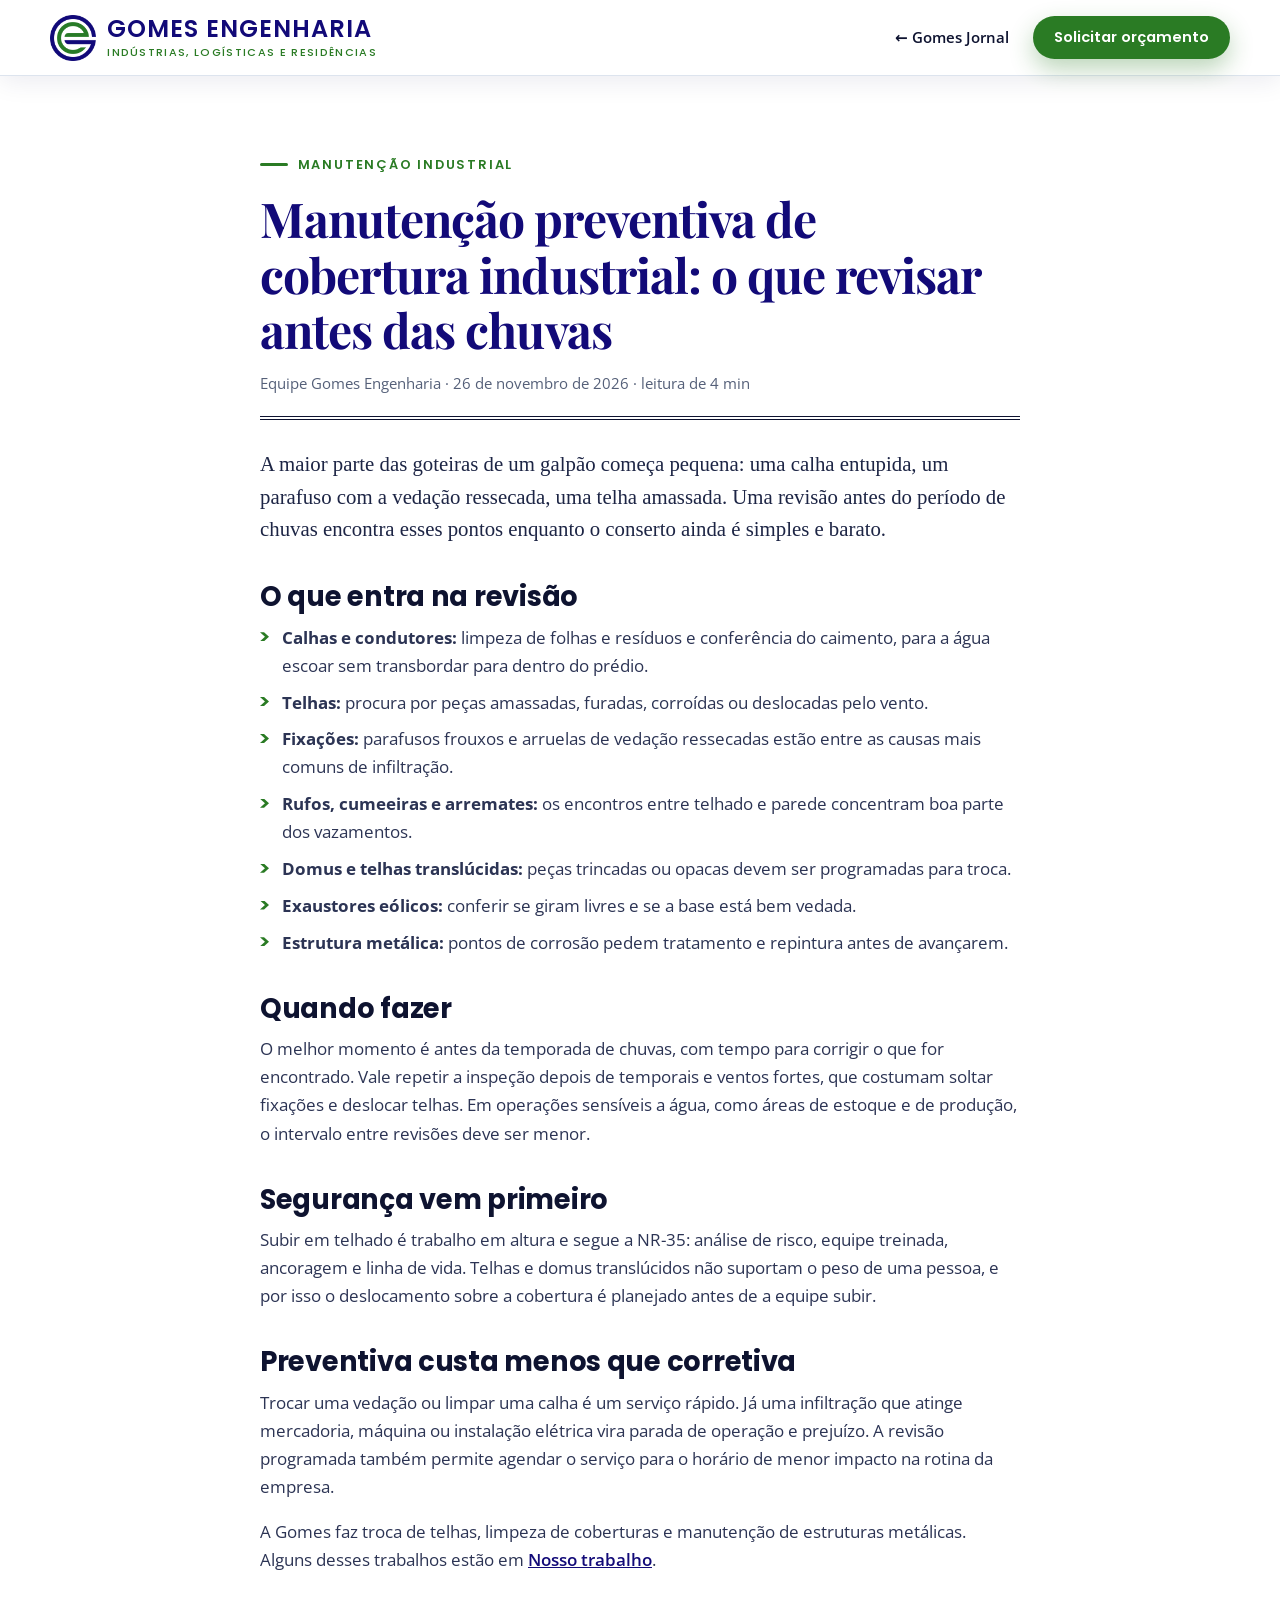
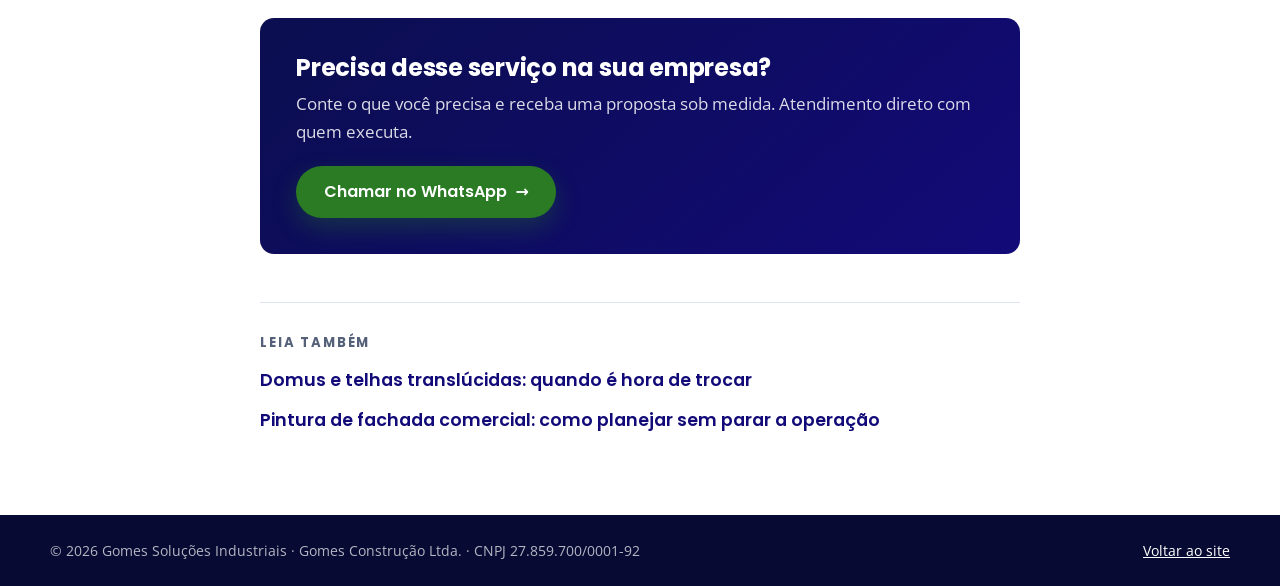
<file: blog/manutencao-preventiva-de-cobertura-industrial.html>
<!DOCTYPE html>
<html lang="pt-BR">
<head>
  <meta charset="utf-8">
  <meta name="viewport" content="width=device-width, initial-scale=1">
  <title>Manutenção preventiva de cobertura industrial: o que revisar antes das chuvas | Gomes Engenharia</title>
  <meta name="description" content="Um roteiro do que inspecionar no telhado do galpão para chegar à temporada de chuvas sem goteiras nem paradas.">
  <meta name="theme-color" content="#0b0e4f">
  <!-- Prévia temporária: impede que o Google indexe este endereço. O script de publicação troca esta linha pelo endereço definitivo. -->
  <meta name="robots" content="noindex, nofollow">

  <meta property="og:type" content="article">
  <meta property="og:locale" content="pt_BR">
  <meta property="og:site_name" content="Gomes Soluções Industriais">
  <meta property="og:title" content="Manutenção preventiva de cobertura industrial: o que revisar antes das chuvas">
  <meta property="og:description" content="Um roteiro do que inspecionar no telhado do galpão para chegar à temporada de chuvas sem goteiras nem paradas.">
  <meta property="og:image" content="../assets/img/og.jpg">
  <meta name="twitter:card" content="summary_large_image">

  <link rel="icon" type="image/png" href="../assets/img/marca/favicon.png">
  <link rel="apple-touch-icon" href="../assets/img/marca/apple-touch-icon.png">

  <link rel="preconnect" href="https://fonts.googleapis.com">
  <link rel="preconnect" href="https://fonts.gstatic.com" crossorigin>
  <link href="https://fonts.googleapis.com/css2?family=Open+Sans:wght@400;600&family=Playfair+Display:wght@700;800&family=Poppins:wght@500;600;700&display=swap" rel="stylesheet">
  <link rel="stylesheet" href="../assets/css/style.css?v=7">

  <script type="application/ld+json">
  {
    "@context": "https://schema.org",
    "@type": "BlogPosting",
    "headline": "Manutenção preventiva de cobertura industrial: o que revisar antes das chuvas",
    "description": "Um roteiro do que inspecionar no telhado do galpão para chegar à temporada de chuvas sem goteiras nem paradas.",
    "datePublished": "2026-11-26",
    "inLanguage": "pt-BR",
    "author": {
      "@type": "Organization",
      "name": "Gomes Engenharia"
    },
    "publisher": {
      "@type": "Organization",
      "name": "Gomes Soluções Industriais"
    }
  }
  </script>
</head>
<body>
  <a class="skip-link" href="#conteudo">Pular para o conteúdo</a>

  <header class="site-header is-scrolled">
    <div class="container header-inner">
      <a class="brand" href="../" aria-label="Gomes Engenharia, ir para o início">
        <img src="../assets/img/marca/simbolo.png" alt="" width="46" height="46">
        <span class="brand-text"><strong>GOMES ENGENHARIA</strong><small>Indústrias, Logísticas e Residências</small></span>
      </a>
      <nav class="post-nav" aria-label="Principal">
        <a class="post-voltar" href="../#blog">← Gomes Jornal</a>
        <a class="btn btn-primary btn-sm" href="https://wa.me/5519989090391?text=Ol%C3%A1!%20Gostaria%20de%20solicitar%20um%20or%C3%A7amento." target="_blank" rel="noopener">Solicitar orçamento</a>
      </nav>
    </div>
  </header>

  <main id="conteudo">
    <article class="artigo">
      <p class="eyebrow">Manutenção industrial</p>
      <h1>Manutenção preventiva de cobertura industrial: o que revisar antes das chuvas</h1>
      <p class="artigo-meta">Equipe Gomes Engenharia · <time datetime="2026-11-26">26 de novembro de 2026</time> · leitura de 4 min</p>
      <p class="artigo-lead">A maior parte das goteiras de um galpão começa pequena: uma calha entupida, um parafuso com a vedação ressecada, uma telha amassada. Uma revisão antes do período de chuvas encontra esses pontos enquanto o conserto ainda é simples e barato.</p>
      <div class="artigo-corpo">
<h2 id="revisao">O que entra na revisão</h2>
<ul>
  <li><strong>Calhas e condutores:</strong> limpeza de folhas e resíduos e conferência do caimento, para a água escoar sem transbordar para dentro do prédio.</li>
  <li><strong>Telhas:</strong> procura por peças amassadas, furadas, corroídas ou deslocadas pelo vento.</li>
  <li><strong>Fixações:</strong> parafusos frouxos e arruelas de vedação ressecadas estão entre as causas mais comuns de infiltração.</li>
  <li><strong>Rufos, cumeeiras e arremates:</strong> os encontros entre telhado e parede concentram boa parte dos vazamentos.</li>
  <li><strong>Domus e telhas translúcidas:</strong> peças trincadas ou opacas devem ser programadas para troca.</li>
  <li><strong>Exaustores eólicos:</strong> conferir se giram livres e se a base está bem vedada.</li>
  <li><strong>Estrutura metálica:</strong> pontos de corrosão pedem tratamento e repintura antes de avançarem.</li>
</ul>

<h2>Quando fazer</h2>
<p>O melhor momento é antes da temporada de chuvas, com tempo para corrigir o que for encontrado. Vale repetir a inspeção depois de temporais e ventos fortes, que costumam soltar fixações e deslocar telhas. Em operações sensíveis a água, como áreas de estoque e de produção, o intervalo entre revisões deve ser menor.</p>

<h2>Segurança vem primeiro</h2>
<p>Subir em telhado é trabalho em altura e segue a NR-35: análise de risco, equipe treinada, ancoragem e linha de vida. Telhas e domus translúcidos não suportam o peso de uma pessoa, e por isso o deslocamento sobre a cobertura é planejado antes de a equipe subir.</p>

<h2 id="preventiva-custa-menos">Preventiva custa menos que corretiva</h2>
<p>Trocar uma vedação ou limpar uma calha é um serviço rápido. Já uma infiltração que atinge mercadoria, máquina ou instalação elétrica vira parada de operação e prejuízo. A revisão programada também permite agendar o serviço para o horário de menor impacto na rotina da empresa.</p>
<p>A Gomes faz troca de telhas, limpeza de coberturas e manutenção de estruturas metálicas. Alguns desses trabalhos estão em <a href="../#trabalho">Nosso trabalho</a>.</p>
      </div>

      <aside class="artigo-cta">
        <h2>Precisa desse serviço na sua empresa?</h2>
        <p>Conte o que você precisa e receba uma proposta sob medida. Atendimento direto com quem executa.</p>
        <a class="btn btn-primary btn-seta" href="https://wa.me/5519989090391?text=Ol%C3%A1!%20Gostaria%20de%20solicitar%20um%20or%C3%A7amento." target="_blank" rel="noopener">Chamar no WhatsApp</a>
      </aside>

      <nav class="artigo-outros" aria-label="Outros artigos">
        <h2>Leia também</h2>
        <ul>
        <li><a href="quando-trocar-domus-e-telhas-translucidas.html">Domus e telhas translúcidas: quando é hora de trocar</a></li>
        <li><a href="pintura-de-fachada-comercial-sem-parar-a-operacao.html">Pintura de fachada comercial: como planejar sem parar a operação</a></li>
        </ul>
      </nav>
    </article>
  </main>

  <footer class="rodape-simples">
    <div class="container">
      <p>© 2026 Gomes Soluções Industriais · Gomes Construção Ltda. · CNPJ 27.859.700/0001-92</p>
      <p><a href="../">Voltar ao site</a></p>
    </div>
  </footer>
</body>
</html>
</file>
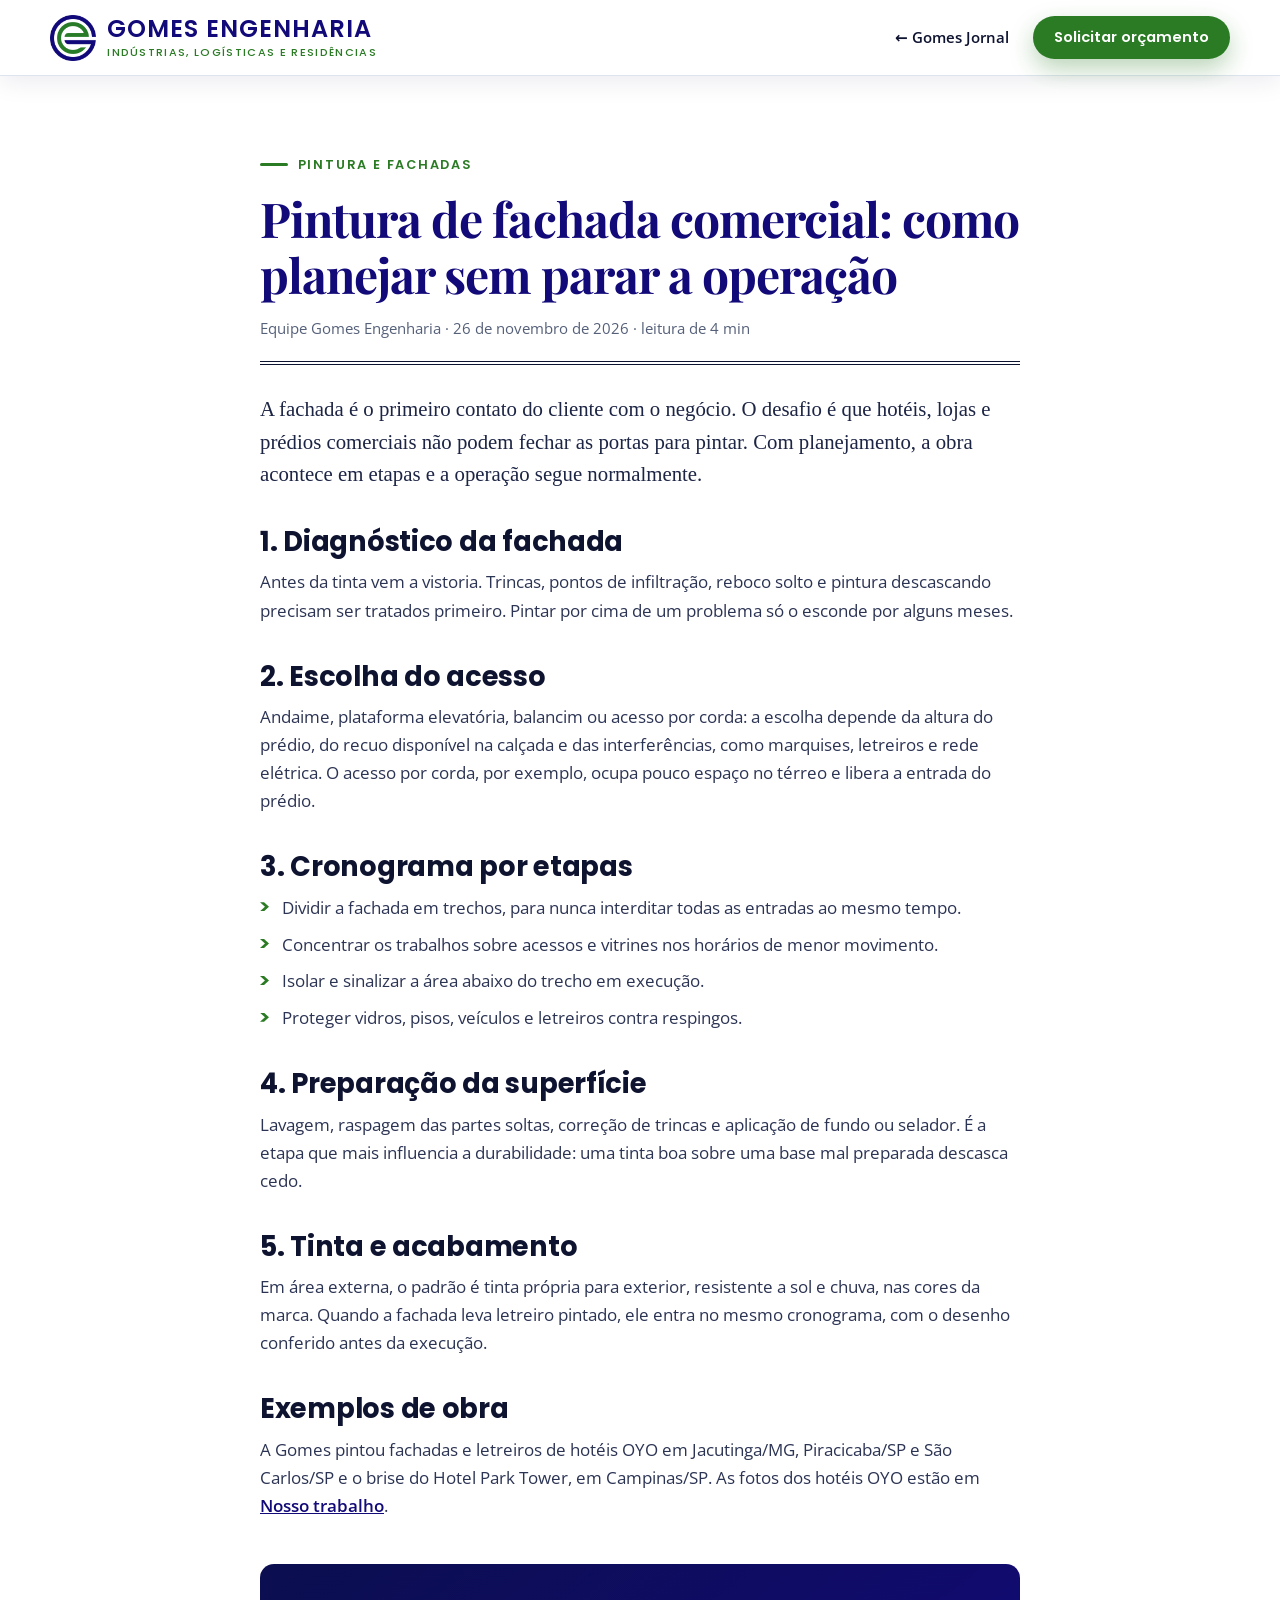
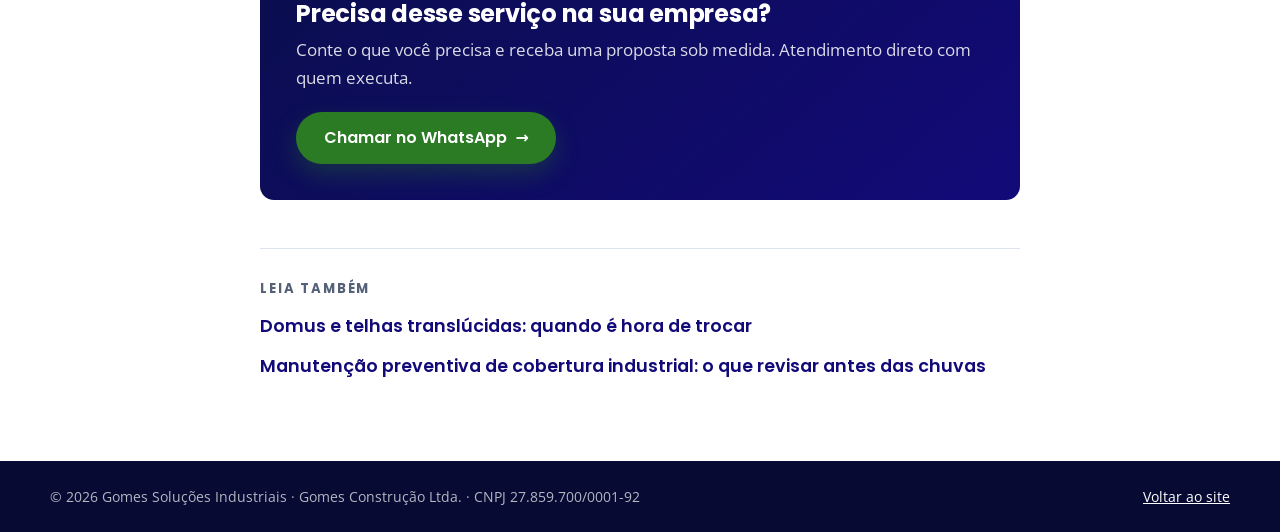
<file: blog/pintura-de-fachada-comercial-sem-parar-a-operacao.html>
<!DOCTYPE html>
<html lang="pt-BR">
<head>
  <meta charset="utf-8">
  <meta name="viewport" content="width=device-width, initial-scale=1">
  <title>Pintura de fachada comercial: como planejar sem parar a operação | Gomes Engenharia</title>
  <meta name="description" content="Hotéis, lojas e escritórios não podem fechar para pintar. Veja as etapas que mantêm o negócio funcionando durante a obra.">
  <meta name="theme-color" content="#0b0e4f">
  <!-- Prévia temporária: impede que o Google indexe este endereço. O script de publicação troca esta linha pelo endereço definitivo. -->
  <meta name="robots" content="noindex, nofollow">

  <meta property="og:type" content="article">
  <meta property="og:locale" content="pt_BR">
  <meta property="og:site_name" content="Gomes Soluções Industriais">
  <meta property="og:title" content="Pintura de fachada comercial: como planejar sem parar a operação">
  <meta property="og:description" content="Hotéis, lojas e escritórios não podem fechar para pintar. Veja as etapas que mantêm o negócio funcionando durante a obra.">
  <meta property="og:image" content="../assets/img/og.jpg">
  <meta name="twitter:card" content="summary_large_image">

  <link rel="icon" type="image/png" href="../assets/img/marca/favicon.png">
  <link rel="apple-touch-icon" href="../assets/img/marca/apple-touch-icon.png">

  <link rel="preconnect" href="https://fonts.googleapis.com">
  <link rel="preconnect" href="https://fonts.gstatic.com" crossorigin>
  <link href="https://fonts.googleapis.com/css2?family=Open+Sans:wght@400;600&family=Playfair+Display:wght@700;800&family=Poppins:wght@500;600;700&display=swap" rel="stylesheet">
  <link rel="stylesheet" href="../assets/css/style.css?v=7">

  <script type="application/ld+json">
  {
    "@context": "https://schema.org",
    "@type": "BlogPosting",
    "headline": "Pintura de fachada comercial: como planejar sem parar a operação",
    "description": "Hotéis, lojas e escritórios não podem fechar para pintar. Veja as etapas que mantêm o negócio funcionando durante a obra.",
    "datePublished": "2026-11-26",
    "inLanguage": "pt-BR",
    "author": {
      "@type": "Organization",
      "name": "Gomes Engenharia"
    },
    "publisher": {
      "@type": "Organization",
      "name": "Gomes Soluções Industriais"
    }
  }
  </script>
</head>
<body>
  <a class="skip-link" href="#conteudo">Pular para o conteúdo</a>

  <header class="site-header is-scrolled">
    <div class="container header-inner">
      <a class="brand" href="../" aria-label="Gomes Engenharia, ir para o início">
        <img src="../assets/img/marca/simbolo.png" alt="" width="46" height="46">
        <span class="brand-text"><strong>GOMES ENGENHARIA</strong><small>Indústrias, Logísticas e Residências</small></span>
      </a>
      <nav class="post-nav" aria-label="Principal">
        <a class="post-voltar" href="../#blog">← Gomes Jornal</a>
        <a class="btn btn-primary btn-sm" href="https://wa.me/5519989090391?text=Ol%C3%A1!%20Gostaria%20de%20solicitar%20um%20or%C3%A7amento." target="_blank" rel="noopener">Solicitar orçamento</a>
      </nav>
    </div>
  </header>

  <main id="conteudo">
    <article class="artigo">
      <p class="eyebrow">Pintura e fachadas</p>
      <h1>Pintura de fachada comercial: como planejar sem parar a operação</h1>
      <p class="artigo-meta">Equipe Gomes Engenharia · <time datetime="2026-11-26">26 de novembro de 2026</time> · leitura de 4 min</p>
      <p class="artigo-lead">A fachada é o primeiro contato do cliente com o negócio. O desafio é que hotéis, lojas e prédios comerciais não podem fechar as portas para pintar. Com planejamento, a obra acontece em etapas e a operação segue normalmente.</p>
      <div class="artigo-corpo">
<h2 id="diagnostico">1. Diagnóstico da fachada</h2>
<p>Antes da tinta vem a vistoria. Trincas, pontos de infiltração, reboco solto e pintura descascando precisam ser tratados primeiro. Pintar por cima de um problema só o esconde por alguns meses.</p>

<h2 id="acesso">2. Escolha do acesso</h2>
<p>Andaime, plataforma elevatória, balancim ou acesso por corda: a escolha depende da altura do prédio, do recuo disponível na calçada e das interferências, como marquises, letreiros e rede elétrica. O acesso por corda, por exemplo, ocupa pouco espaço no térreo e libera a entrada do prédio.</p>

<h2>3. Cronograma por etapas</h2>
<ul>
  <li>Dividir a fachada em trechos, para nunca interditar todas as entradas ao mesmo tempo.</li>
  <li>Concentrar os trabalhos sobre acessos e vitrines nos horários de menor movimento.</li>
  <li>Isolar e sinalizar a área abaixo do trecho em execução.</li>
  <li>Proteger vidros, pisos, veículos e letreiros contra respingos.</li>
</ul>

<h2>4. Preparação da superfície</h2>
<p>Lavagem, raspagem das partes soltas, correção de trincas e aplicação de fundo ou selador. É a etapa que mais influencia a durabilidade: uma tinta boa sobre uma base mal preparada descasca cedo.</p>

<h2>5. Tinta e acabamento</h2>
<p>Em área externa, o padrão é tinta própria para exterior, resistente a sol e chuva, nas cores da marca. Quando a fachada leva letreiro pintado, ele entra no mesmo cronograma, com o desenho conferido antes da execução.</p>

<h2>Exemplos de obra</h2>
<p>A Gomes pintou fachadas e letreiros de hotéis OYO em Jacutinga/MG, Piracicaba/SP e São Carlos/SP e o brise do Hotel Park Tower, em Campinas/SP. As fotos dos hotéis OYO estão em <a href="../#trabalho">Nosso trabalho</a>.</p>
      </div>

      <aside class="artigo-cta">
        <h2>Precisa desse serviço na sua empresa?</h2>
        <p>Conte o que você precisa e receba uma proposta sob medida. Atendimento direto com quem executa.</p>
        <a class="btn btn-primary btn-seta" href="https://wa.me/5519989090391?text=Ol%C3%A1!%20Gostaria%20de%20solicitar%20um%20or%C3%A7amento." target="_blank" rel="noopener">Chamar no WhatsApp</a>
      </aside>

      <nav class="artigo-outros" aria-label="Outros artigos">
        <h2>Leia também</h2>
        <ul>
        <li><a href="quando-trocar-domus-e-telhas-translucidas.html">Domus e telhas translúcidas: quando é hora de trocar</a></li>
        <li><a href="manutencao-preventiva-de-cobertura-industrial.html">Manutenção preventiva de cobertura industrial: o que revisar antes das chuvas</a></li>
        </ul>
      </nav>
    </article>
  </main>

  <footer class="rodape-simples">
    <div class="container">
      <p>© 2026 Gomes Soluções Industriais · Gomes Construção Ltda. · CNPJ 27.859.700/0001-92</p>
      <p><a href="../">Voltar ao site</a></p>
    </div>
  </footer>
</body>
</html>
</file>
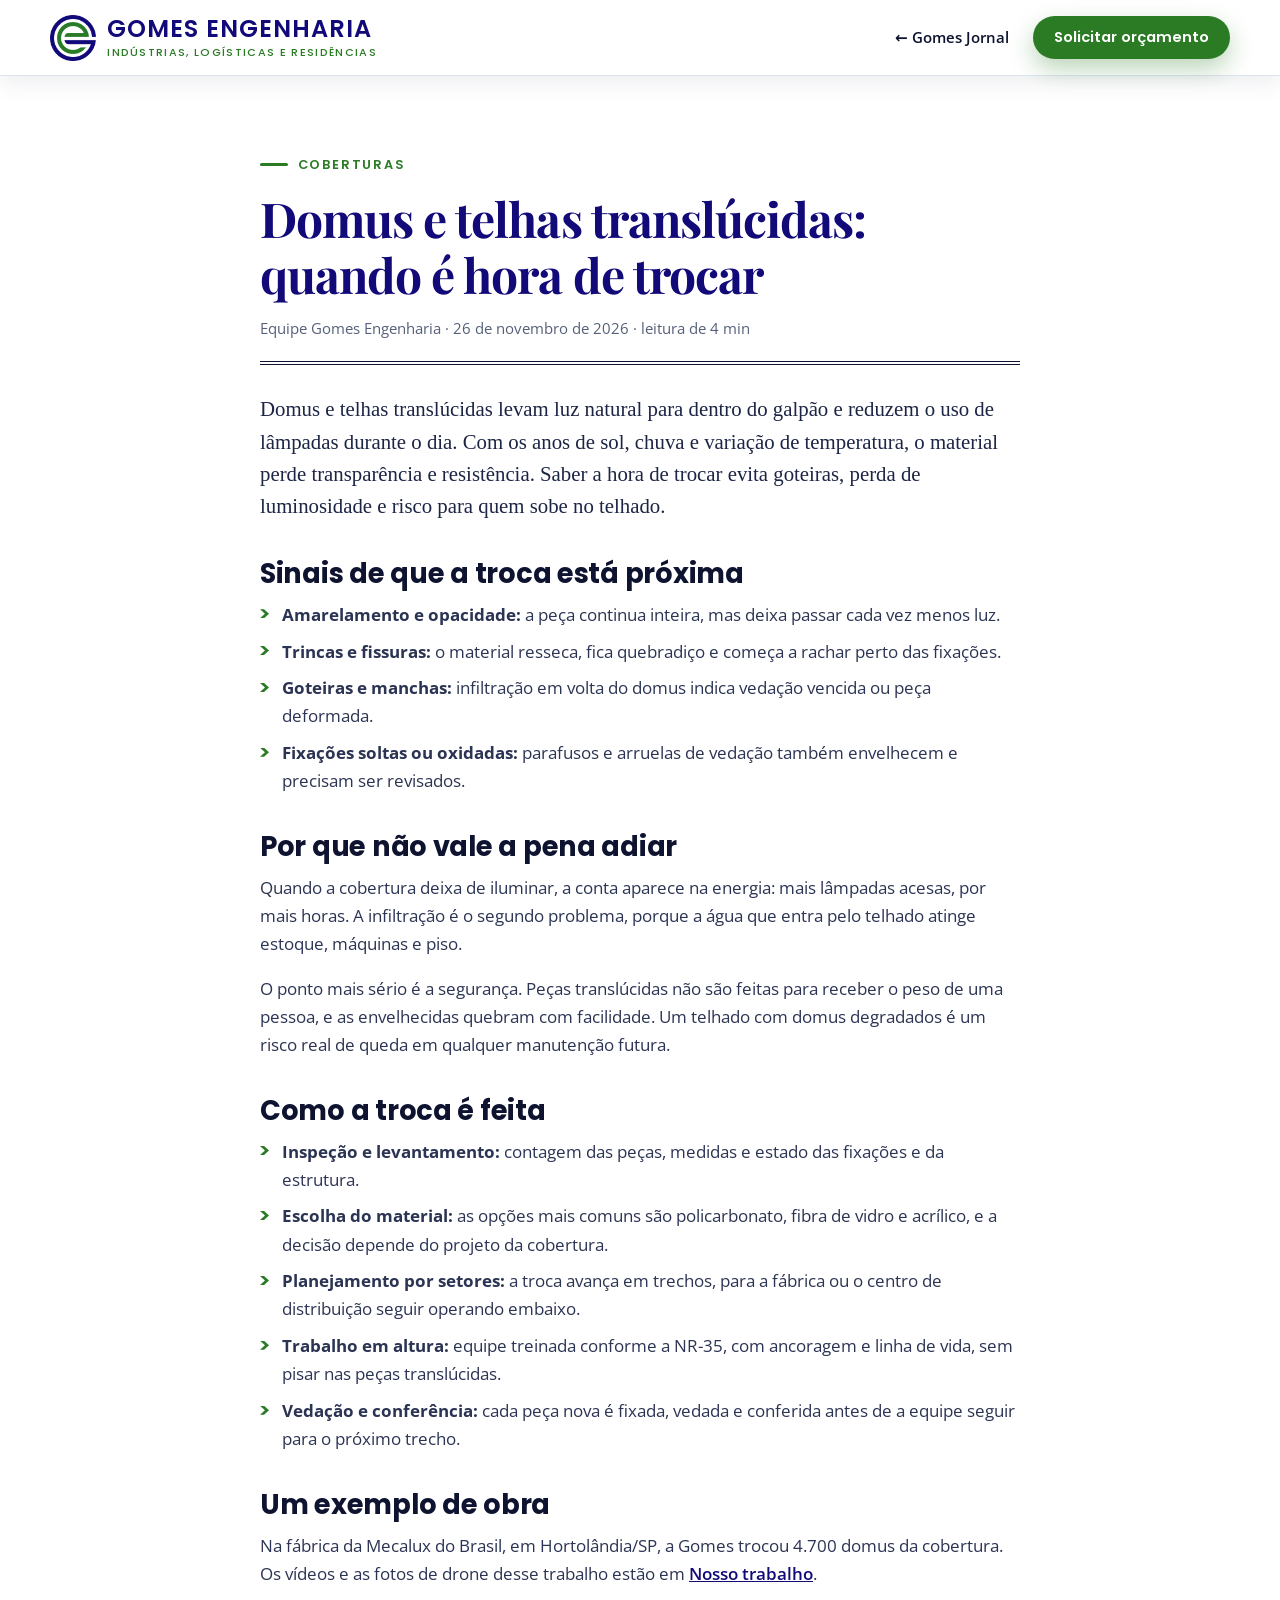
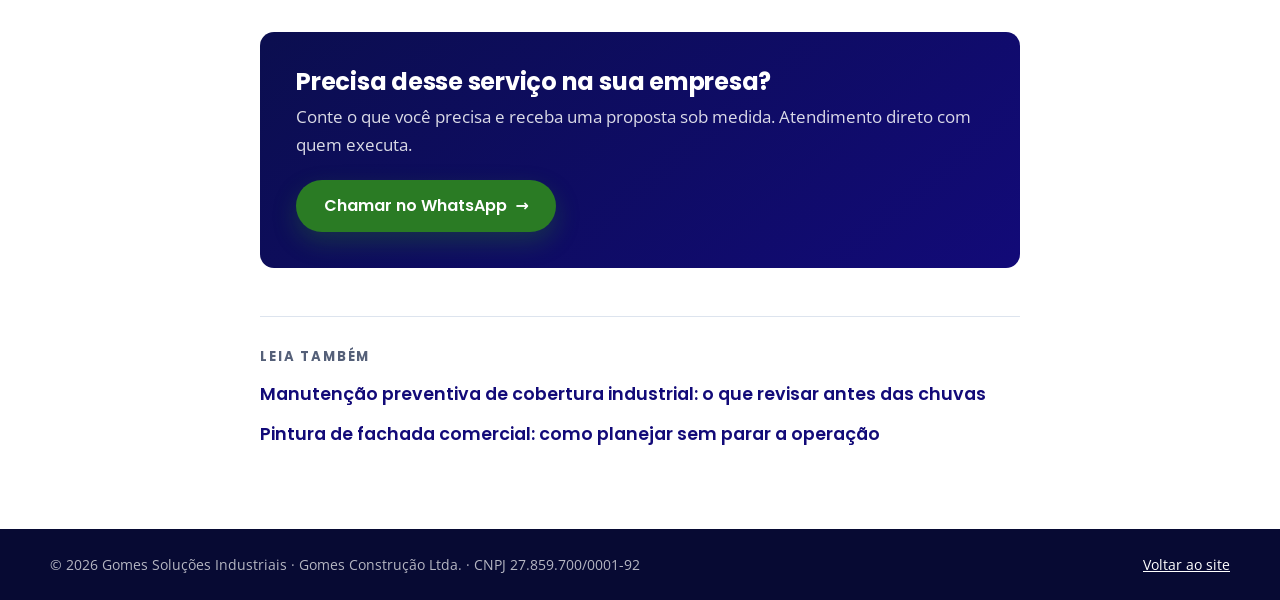
<file: blog/quando-trocar-domus-e-telhas-translucidas.html>
<!DOCTYPE html>
<html lang="pt-BR">
<head>
  <meta charset="utf-8">
  <meta name="viewport" content="width=device-width, initial-scale=1">
  <title>Domus e telhas translúcidas: quando é hora de trocar | Gomes Engenharia</title>
  <meta name="description" content="Os sinais de que a iluminação natural do galpão chegou ao fim da vida útil e como a troca é feita com segurança.">
  <meta name="theme-color" content="#0b0e4f">
  <!-- Prévia temporária: impede que o Google indexe este endereço. O script de publicação troca esta linha pelo endereço definitivo. -->
  <meta name="robots" content="noindex, nofollow">

  <meta property="og:type" content="article">
  <meta property="og:locale" content="pt_BR">
  <meta property="og:site_name" content="Gomes Soluções Industriais">
  <meta property="og:title" content="Domus e telhas translúcidas: quando é hora de trocar">
  <meta property="og:description" content="Os sinais de que a iluminação natural do galpão chegou ao fim da vida útil e como a troca é feita com segurança.">
  <meta property="og:image" content="../assets/img/og.jpg">
  <meta name="twitter:card" content="summary_large_image">

  <link rel="icon" type="image/png" href="../assets/img/marca/favicon.png">
  <link rel="apple-touch-icon" href="../assets/img/marca/apple-touch-icon.png">

  <link rel="preconnect" href="https://fonts.googleapis.com">
  <link rel="preconnect" href="https://fonts.gstatic.com" crossorigin>
  <link href="https://fonts.googleapis.com/css2?family=Open+Sans:wght@400;600&family=Playfair+Display:wght@700;800&family=Poppins:wght@500;600;700&display=swap" rel="stylesheet">
  <link rel="stylesheet" href="../assets/css/style.css?v=7">

  <script type="application/ld+json">
  {
    "@context": "https://schema.org",
    "@type": "BlogPosting",
    "headline": "Domus e telhas translúcidas: quando é hora de trocar",
    "description": "Os sinais de que a iluminação natural do galpão chegou ao fim da vida útil e como a troca é feita com segurança.",
    "datePublished": "2026-11-26",
    "inLanguage": "pt-BR",
    "author": {
      "@type": "Organization",
      "name": "Gomes Engenharia"
    },
    "publisher": {
      "@type": "Organization",
      "name": "Gomes Soluções Industriais"
    }
  }
  </script>
</head>
<body>
  <a class="skip-link" href="#conteudo">Pular para o conteúdo</a>

  <header class="site-header is-scrolled">
    <div class="container header-inner">
      <a class="brand" href="../" aria-label="Gomes Engenharia, ir para o início">
        <img src="../assets/img/marca/simbolo.png" alt="" width="46" height="46">
        <span class="brand-text"><strong>GOMES ENGENHARIA</strong><small>Indústrias, Logísticas e Residências</small></span>
      </a>
      <nav class="post-nav" aria-label="Principal">
        <a class="post-voltar" href="../#blog">← Gomes Jornal</a>
        <a class="btn btn-primary btn-sm" href="https://wa.me/5519989090391?text=Ol%C3%A1!%20Gostaria%20de%20solicitar%20um%20or%C3%A7amento." target="_blank" rel="noopener">Solicitar orçamento</a>
      </nav>
    </div>
  </header>

  <main id="conteudo">
    <article class="artigo">
      <p class="eyebrow">Coberturas</p>
      <h1>Domus e telhas translúcidas: quando é hora de trocar</h1>
      <p class="artigo-meta">Equipe Gomes Engenharia · <time datetime="2026-11-26">26 de novembro de 2026</time> · leitura de 4 min</p>
      <p class="artigo-lead">Domus e telhas translúcidas levam luz natural para dentro do galpão e reduzem o uso de lâmpadas durante o dia. Com os anos de sol, chuva e variação de temperatura, o material perde transparência e resistência. Saber a hora de trocar evita goteiras, perda de luminosidade e risco para quem sobe no telhado.</p>
      <div class="artigo-corpo">
<h2 id="sinais">Sinais de que a troca está próxima</h2>
<ul>
  <li><strong>Amarelamento e opacidade:</strong> a peça continua inteira, mas deixa passar cada vez menos luz.</li>
  <li><strong>Trincas e fissuras:</strong> o material resseca, fica quebradiço e começa a rachar perto das fixações.</li>
  <li><strong>Goteiras e manchas:</strong> infiltração em volta do domus indica vedação vencida ou peça deformada.</li>
  <li><strong>Fixações soltas ou oxidadas:</strong> parafusos e arruelas de vedação também envelhecem e precisam ser revisados.</li>
</ul>

<h2 id="por-que-nao-adiar">Por que não vale a pena adiar</h2>
<p>Quando a cobertura deixa de iluminar, a conta aparece na energia: mais lâmpadas acesas, por mais horas. A infiltração é o segundo problema, porque a água que entra pelo telhado atinge estoque, máquinas e piso.</p>
<p>O ponto mais sério é a segurança. Peças translúcidas não são feitas para receber o peso de uma pessoa, e as envelhecidas quebram com facilidade. Um telhado com domus degradados é um risco real de queda em qualquer manutenção futura.</p>

<h2>Como a troca é feita</h2>
<ul>
  <li><strong>Inspeção e levantamento:</strong> contagem das peças, medidas e estado das fixações e da estrutura.</li>
  <li><strong>Escolha do material:</strong> as opções mais comuns são policarbonato, fibra de vidro e acrílico, e a decisão depende do projeto da cobertura.</li>
  <li><strong>Planejamento por setores:</strong> a troca avança em trechos, para a fábrica ou o centro de distribuição seguir operando embaixo.</li>
  <li><strong>Trabalho em altura:</strong> equipe treinada conforme a NR-35, com ancoragem e linha de vida, sem pisar nas peças translúcidas.</li>
  <li><strong>Vedação e conferência:</strong> cada peça nova é fixada, vedada e conferida antes de a equipe seguir para o próximo trecho.</li>
</ul>

<h2>Um exemplo de obra</h2>
<p>Na fábrica da Mecalux do Brasil, em Hortolândia/SP, a Gomes trocou 4.700 domus da cobertura. Os vídeos e as fotos de drone desse trabalho estão em <a href="../#trabalho">Nosso trabalho</a>.</p>
      </div>

      <aside class="artigo-cta">
        <h2>Precisa desse serviço na sua empresa?</h2>
        <p>Conte o que você precisa e receba uma proposta sob medida. Atendimento direto com quem executa.</p>
        <a class="btn btn-primary btn-seta" href="https://wa.me/5519989090391?text=Ol%C3%A1!%20Gostaria%20de%20solicitar%20um%20or%C3%A7amento." target="_blank" rel="noopener">Chamar no WhatsApp</a>
      </aside>

      <nav class="artigo-outros" aria-label="Outros artigos">
        <h2>Leia também</h2>
        <ul>
        <li><a href="manutencao-preventiva-de-cobertura-industrial.html">Manutenção preventiva de cobertura industrial: o que revisar antes das chuvas</a></li>
        <li><a href="pintura-de-fachada-comercial-sem-parar-a-operacao.html">Pintura de fachada comercial: como planejar sem parar a operação</a></li>
        </ul>
      </nav>
    </article>
  </main>

  <footer class="rodape-simples">
    <div class="container">
      <p>© 2026 Gomes Soluções Industriais · Gomes Construção Ltda. · CNPJ 27.859.700/0001-92</p>
      <p><a href="../">Voltar ao site</a></p>
    </div>
  </footer>
</body>
</html>
</file>
<file: assets/css/style.css>
/* ==========================================================================
   Gomes Soluções Industriais — estilos do site
   Cores e fontes da marca ficam nas variáveis abaixo.
   ========================================================================== */

:root {
  --navy-950: #070a33;
  --navy-900: #0b0e4f;
  --navy-700: #120a78;   /* azul do logo */
  --navy-500: #2b30a6;
  --green-700: #23661e;
  --green-600: #2a7b24;  /* verde do logo */
  --green-400: #5fd072;
  --ink: #0e1330;
  --muted: #556079;
  --line: #dde4ee;
  --bg: #ffffff;
  --bg-soft: #f2f5f9;
  --radius: 14px;
  --shadow: 0 12px 32px rgba(11, 14, 79, .10);
  --shadow-lg: 0 24px 60px rgba(7, 10, 51, .22);
  --container: 1180px;
  --header-h: 76px;
  --font-title: "Poppins", "Segoe UI", system-ui, sans-serif;
  --font-body: "Open Sans", "Segoe UI", system-ui, sans-serif;
}

*, *::before, *::after { box-sizing: border-box; }

html { scroll-behavior: smooth; scroll-padding-top: calc(var(--header-h) + 12px); }

body {
  margin: 0;
  font-family: var(--font-body);
  font-size: 1.0625rem;
  line-height: 1.65;
  color: var(--ink);
  background: var(--bg);
  -webkit-font-smoothing: antialiased;
}

img { max-width: 100%; height: auto; display: block; }
a { color: inherit; }
ul { margin: 0; padding: 0; list-style: none; }
p { margin: 0 0 1em; }
h1, h2, h3, h4 { font-family: var(--font-title); line-height: 1.15; margin: 0 0 .5em; letter-spacing: -.01em; }
h2 { font-size: clamp(1.75rem, 1.2rem + 2vw, 2.6rem); font-weight: 700; }
h3 { font-size: 1.2rem; font-weight: 600; }

:focus-visible { outline: 3px solid var(--green-400); outline-offset: 3px; border-radius: 4px; }

.container { width: min(100% - 2.5rem, var(--container)); margin-inline: auto; }

.sr-only {
  position: absolute; width: 1px; height: 1px; padding: 0; margin: -1px;
  overflow: hidden; clip: rect(0, 0, 0, 0); white-space: nowrap; border: 0;
}

.skip-link {
  position: absolute; left: 1rem; top: -4rem; z-index: 200;
  background: var(--navy-900); color: #fff; padding: .7rem 1rem; border-radius: 8px;
}
.skip-link:focus { top: 1rem; }

/* ---------- botões ---------- */
.btn {
  display: inline-flex; align-items: center; justify-content: center; gap: .55rem;
  font-family: var(--font-title); font-weight: 600; font-size: 1rem; line-height: 1;
  padding: 1rem 1.6rem; border-radius: 999px; border: 2px solid transparent;
  text-decoration: none; cursor: pointer;
  transition: transform .18s ease, background-color .18s ease, box-shadow .18s ease, border-color .18s ease;
}
.btn svg { width: 1.25em; height: 1.25em; fill: currentColor; flex: none; }
.btn:hover { transform: translateY(-2px); }
.btn-primary { background: var(--green-600); color: #fff; box-shadow: 0 10px 24px rgba(42, 123, 36, .32); }
.btn-primary:hover { background: var(--green-700); }
.btn-ghost { border-color: rgba(255, 255, 255, .55); color: #fff; }
.btn-ghost:hover { background: rgba(255, 255, 255, .12); border-color: #fff; }
.btn-sm { padding: .75rem 1.2rem; font-size: .92rem; }
.btn-block { width: 100%; }

/* ---------- textos de apoio ---------- */
.eyebrow {
  display: inline-flex; align-items: center; gap: .6rem;
  font-family: var(--font-title); font-weight: 600; font-size: .8rem;
  letter-spacing: .14em; text-transform: uppercase; color: var(--green-600);
  margin-bottom: 1rem;
}
.eyebrow::before { content: ""; width: 28px; height: 3px; border-radius: 2px; background: currentColor; }
.eyebrow-light { color: var(--green-400); }

.section { padding: clamp(4rem, 3rem + 5vw, 7rem) 0; }
.section-soft { background: var(--bg-soft); }
.section-head { max-width: 720px; margin-bottom: clamp(2rem, 1.5rem + 2vw, 3.25rem); }
.section-head p:last-child { color: var(--muted); font-size: 1.1rem; margin: 0; }

/* ---------- cabeçalho ---------- */
.site-header {
  position: sticky; top: 0; z-index: 100; height: var(--header-h);
  background: rgba(255, 255, 255, .94); backdrop-filter: saturate(160%) blur(10px);
  border-bottom: 1px solid transparent; transition: border-color .2s ease, box-shadow .2s ease;
}
.site-header.is-scrolled { border-color: var(--line); box-shadow: 0 6px 24px rgba(11, 14, 79, .08); }
.header-inner { height: 100%; display: flex; align-items: center; justify-content: space-between; gap: 1.5rem; }

.brand { display: inline-flex; align-items: center; gap: .7rem; text-decoration: none; color: var(--navy-700); }
.brand img { width: 46px; height: 46px; }
.brand-text { display: flex; flex-direction: column; line-height: 1; }
/* "GOMES ENGENHARIA" em cima e a frase embaixo, cada uma numa linha só e com a mesma largura */
.brand-text strong { font-family: var(--font-title); font-weight: 600; font-size: 1.5rem; letter-spacing: .04em; white-space: nowrap; }
.brand-text small { font-family: var(--font-title); font-weight: 500; font-size: .69rem; letter-spacing: .12em; text-transform: uppercase; white-space: nowrap; margin-top: .35rem; color: var(--green-600); }
.brand-light { color: #fff; }
.brand-light .brand-text small { color: var(--green-400); }

.site-nav { display: flex; align-items: center; gap: 1.75rem; }
.site-nav ul { display: flex; gap: 1.6rem; }
.site-nav ul a {
  position: relative; text-decoration: none; font-weight: 600; font-size: .95rem; color: var(--ink); padding: .4rem 0;
}
.site-nav ul a::after {
  content: ""; position: absolute; left: 0; right: 0; bottom: -2px; height: 3px; border-radius: 2px;
  background: var(--green-600); transform: scaleX(0); transform-origin: left; transition: transform .2s ease;
}
.site-nav ul a:hover::after, .site-nav ul a.is-active::after { transform: scaleX(1); }

.menu-toggle {
  display: none; width: 46px; height: 46px; border: 0; border-radius: 10px;
  background: var(--bg-soft); cursor: pointer; align-items: center; justify-content: center;
}
.menu-toggle-bars, .menu-toggle-bars::before, .menu-toggle-bars::after {
  display: block; width: 22px; height: 2.5px; border-radius: 2px; background: var(--navy-700);
  transition: transform .2s ease, opacity .2s ease;
}
.menu-toggle-bars { position: relative; }
.menu-toggle-bars::before, .menu-toggle-bars::after { content: ""; position: absolute; left: 0; }
.menu-toggle-bars::before { top: -7px; }
.menu-toggle-bars::after { top: 7px; }
.menu-toggle[aria-expanded="true"] .menu-toggle-bars { background: transparent; }
.menu-toggle[aria-expanded="true"] .menu-toggle-bars::before { transform: translateY(7px) rotate(45deg); }
.menu-toggle[aria-expanded="true"] .menu-toggle-bars::after { transform: translateY(-7px) rotate(-45deg); }

/* ---------- setas (elemento gráfico da marca) ---------- */
.chevrons { display: flex; gap: 0; pointer-events: none; }
.chevrons i {
  display: block; width: 74px; height: 120px; margin-left: -22px;
  background: rgba(255, 255, 255, .13);
  clip-path: polygon(0 0, 46% 0, 100% 50%, 46% 100%, 0 100%, 54% 50%);
}
.chevrons i:first-child { margin-left: 0; }
.chevrons-sm i { width: 30px; height: 46px; margin-left: -9px; background: var(--green-400); }

/* ---------- início ---------- */
.hero {
  position: relative; isolation: isolate; overflow: hidden;
  min-height: min(88vh, 820px); display: flex; align-items: center;
  color: #fff; background: var(--navy-950);
  padding: clamp(4rem, 3rem + 5vw, 7rem) 0 clamp(6rem, 4rem + 6vw, 9rem);
}
.hero-bg { position: absolute; inset: 0; z-index: -2; }
.hero-bg img { width: 100%; height: 100%; object-fit: cover; }
.hero::before {
  content: ""; position: absolute; inset: 0; z-index: -1;
  background: linear-gradient(100deg, rgba(7, 10, 51, .95) 0%, rgba(11, 14, 79, .88) 50%, rgba(13, 12, 96, .8) 100%);
}
.hero-inner {
  display: grid; align-items: center; column-gap: clamp(1.5rem, 4vw, 4rem);
  grid-template-columns: minmax(0, 1.1fr) minmax(0, .9fr);
  grid-template-areas: "head stage" "body stage";
}
.hero-head { grid-area: head; align-self: end; }
.hero-body { grid-area: body; align-self: start; }
.hero h1 {
  font-size: clamp(2.4rem, 1.2rem + 4vw, 4rem); font-weight: 700; letter-spacing: -.025em;
  margin-bottom: 1.25rem;
}
.hero h1 span { color: var(--green-400); }
.hero .lead { font-size: clamp(1.05rem, 1rem + .4vw, 1.3rem); max-width: 56ch; color: rgba(255, 255, 255, .88); margin-bottom: 2rem; }
.hero-actions { display: flex; flex-wrap: wrap; gap: .9rem; margin-bottom: 2.25rem; }
.hero-points { display: flex; flex-wrap: wrap; gap: .6rem 1.75rem; font-size: .95rem; color: rgba(255, 255, 255, .85); }
.hero-points li { display: flex; align-items: center; gap: .55rem; }
.hero-points li::before {
  content: ""; width: 18px; height: 18px; flex: none; border-radius: 50%;
  background: var(--green-400) url("data:image/svg+xml,%3Csvg xmlns='http://www.w3.org/2000/svg' viewBox='0 0 24 24' fill='none' stroke='%23070a33' stroke-width='3.500' stroke-linecap='round' stroke-linejoin='round'%3E%3Cpath d='m6 12.500 4 4 8-9'/%3E%3C/svg%3E") center / 12px no-repeat;
}
/* ---------- galpão 3D interativo ---------- */
.stage { grid-area: stage; position: relative; justify-self: center; width: min(540px, 100%); aspect-ratio: 1 / 1; }
.stage-ring { position: absolute; inset: 1%; border-radius: 50%; border: 1px solid rgba(255, 255, 255, .13); }
.stage-ring::before {
  content: ""; position: absolute; inset: 7%; border-radius: 50%;
  border: 1.500px dashed rgba(95, 208, 114, .38); animation: girar 60s linear infinite;
}
.stage-halo {
  position: absolute; inset: 9%; border-radius: 50%;
  background: radial-gradient(circle at 38% 30%, rgba(150, 175, 255, .42) 0%, rgba(61, 74, 214, .26) 42%, rgba(7, 10, 51, 0) 72%);
}
.stage-pulse { position: absolute; inset: 9%; border-radius: 50%; border: 2px solid var(--green-400); opacity: 0; pointer-events: none; }
.stage.is-done .stage-pulse { animation: pulso 1.600s ease-out 2; }
.stage-shadow {
  position: absolute; left: 50%; bottom: 17%; width: 66%; height: 9%; transform: translateX(-50%);
  border-radius: 50%; background: radial-gradient(closest-side, rgba(0, 0, 0, .5), transparent);
}
.stage canvas {
  position: absolute; inset: 0; width: 100%; height: 100%;
  cursor: grab; touch-action: pan-y; opacity: 0; transition: opacity .6s ease;
}
.stage.has-3d canvas { opacity: 1; }
.stage canvas.is-dragging { cursor: grabbing; }
.stage-fallback { position: absolute; inset: 0; display: grid; place-items: center; transition: opacity .4s ease; }
.stage-fallback svg { width: 78%; height: 78%; }
.stage.has-3d .stage-fallback { opacity: 0; pointer-events: none; }
.stage.has-3d .stage-shadow { opacity: .55; }

.stage-chip, .stage-hint {
  position: absolute; left: 50%; transform: translateX(-50%); margin: 0; z-index: 3; white-space: nowrap;
  display: inline-flex; align-items: center; gap: .5rem; border-radius: 999px;
  opacity: 0; transition: opacity .5s ease; pointer-events: none;
}
.stage.has-3d .stage-chip, .stage.has-3d .stage-hint { opacity: 1; }
.stage-chip {
  top: 4%; padding: .5rem 1rem; font-family: var(--font-title); font-weight: 600; font-size: .86rem; color: #fff;
  background: rgba(7, 10, 51, .55); border: 1px solid rgba(255, 255, 255, .22); backdrop-filter: blur(8px);
}
.stage-chip i { width: 9px; height: 9px; border-radius: 50%; background: #f2b705; transition: background-color .3s ease, box-shadow .3s ease; }
.stage-chip.is-done i { background: var(--green-400); box-shadow: 0 0 0 4px rgba(95, 208, 114, .28); }
.stage-hint { bottom: 3%; font-size: .8rem; color: rgba(255, 255, 255, .72); }
.stage-hint svg { width: 18px; height: 18px; fill: none; stroke: currentColor; stroke-width: 2; stroke-linecap: round; stroke-linejoin: round; }
.stage.was-dragged .stage-hint { opacity: 0; }

@keyframes girar { to { transform: rotate(360deg); } }
@keyframes pulso { 0% { opacity: .8; transform: scale(.92); } 100% { opacity: 0; transform: scale(1.12); } }

/* ---------- números ---------- */
.stats { position: relative; z-index: 2; margin-top: -4.25rem; }
.stats-grid {
  display: grid; grid-template-columns: repeat(3, 1fr);
  background: #fff; border-radius: var(--radius); box-shadow: var(--shadow-lg); overflow: hidden;
}
.stat { padding: 1.75rem 2rem; border-left: 1px solid var(--line); }
.stat:first-child { border-left: 0; }
.stat strong { display: block; font-family: var(--font-title); font-weight: 700; font-size: clamp(1.6rem, 1.2rem + 1.4vw, 2.3rem); color: var(--navy-700); line-height: 1.1; margin-bottom: .35rem; }
.stat > span { color: var(--muted); font-size: .98rem; line-height: 1.45; display: block; }

/* ---------- quem somos ---------- */
.split { display: grid; grid-template-columns: minmax(0, 5fr) minmax(0, 6fr); gap: clamp(2rem, 1rem + 5vw, 5rem); align-items: center; }
.split-media { position: relative; }
.split-media img { border-radius: var(--radius); box-shadow: var(--shadow-lg); width: 100%; aspect-ratio: 9 / 10; object-fit: cover; }
.split-media::before {
  content: ""; position: absolute; inset: 1.25rem -1.25rem -1.25rem 1.25rem; z-index: -1;
  border-radius: var(--radius); background: var(--navy-700);
}
.badge-anos {
  position: absolute; left: -1rem; bottom: 2rem; background: var(--green-600); color: #fff;
  border-radius: 12px; padding: 1rem 1.25rem; box-shadow: var(--shadow-lg); line-height: 1.1;
}
.badge-anos strong { display: block; font-family: var(--font-title); font-size: 2.1rem; font-weight: 700; }
.badge-anos span { font-size: .82rem; letter-spacing: .04em; }
.split-text > p:not(.eyebrow) { color: #2c3454; }

.proposito {
  margin: 1.75rem 0; padding: 1.4rem 1.6rem; border-left: 4px solid var(--green-600);
  background: var(--bg-soft); border-radius: 0 var(--radius) var(--radius) 0;
}
.proposito p { margin: 0; }
.proposito-titulo { font-family: var(--font-title); font-weight: 600; color: var(--navy-700); margin-bottom: .35rem !important; }

.pilares { display: grid; grid-template-columns: repeat(3, 1fr); gap: 1rem; }
.pilares li { border-top: 3px solid var(--navy-700); padding-top: .85rem; }
.pilares strong { display: block; font-family: var(--font-title); font-weight: 600; color: var(--navy-700); }
.pilares span { font-size: .92rem; color: var(--muted); line-height: 1.45; display: block; }

/* ---------- nosso trabalho: um cartão quadrado por cliente ---------- */
/* carrossel: uma linha só, 3 cartões por vez; passa sozinho, com as setas ou arrastando (assets/js/main.js) */
.acervo {
  --gap: 1.5rem; --por-vez: 3;
  display: flex; gap: var(--gap); overflow-x: auto; overscroll-behavior-x: contain;
  scroll-snap-type: x mandatory; scrollbar-width: none; cursor: grab;
  padding: .5rem .25rem 2.25rem; margin: -.5rem -.25rem -1rem;   /* espaço para a sombra dos cartões não ser cortada */
}
.acervo::-webkit-scrollbar { display: none; }
.acervo.is-arrastando { scroll-snap-type: none; cursor: grabbing; }
.acervo.is-arrastando .pasta-card { pointer-events: none; }
.acervo > .pasta-card { flex: 0 0 calc((100% - var(--gap) * (var(--por-vez) - 1)) / var(--por-vez)); scroll-snap-align: start; }
.acervo-nav { display: flex; align-items: center; justify-content: space-between; gap: 1rem; margin-top: .25rem; }
.acervo-dica { font-size: .85rem; color: var(--muted); }
.acervo-setas { display: flex; gap: .6rem; }
.acervo-seta {
  width: 48px; height: 48px; border-radius: 50%; border: 1.5px solid var(--navy-700); background: #fff; color: var(--navy-700);
  cursor: pointer; display: grid; place-items: center; transition: background-color .18s ease, color .18s ease, opacity .18s ease;
}
.acervo-seta:hover:not(:disabled) { background: var(--navy-700); color: #fff; }
.acervo-seta:disabled { opacity: .3; cursor: default; }
.acervo-seta svg { width: 22px; height: 22px; fill: none; stroke: currentColor; stroke-width: 2.4; stroke-linecap: round; stroke-linejoin: round; }
html:not(.js) .acervo-nav { display: none; }
.pasta-card {
  position: relative; isolation: isolate; display: grid; place-items: center; aspect-ratio: 1 / 1;
  width: 100%; padding: 1.25rem; border: 0; border-radius: 18px; overflow: hidden; cursor: pointer;
  font: inherit; color: #fff; text-align: center; background: var(--navy-900); box-shadow: var(--shadow);
}
.pasta-card-fundo {
  position: absolute; inset: 0; z-index: -2; width: 100%; height: 100%; object-fit: cover;
  transition: transform .7s cubic-bezier(.2, .7, .2, 1);
}
.pasta-card::after {
  content: ""; position: absolute; inset: 0; z-index: -1;
  background: linear-gradient(180deg, rgba(7, 10, 51, .38) 0%, rgba(7, 10, 51, .84) 100%);
  transition: opacity .35s ease;
}
.pasta-card-frente { display: flex; flex-direction: column; align-items: center; gap: .7rem; }
/* logo do cliente: sempre a mesma placa retangular (2:1), com o logo ocupando a placa inteira */
.pasta-card-logo {
  width: clamp(132px, 66%, 232px); aspect-ratio: 2 / 1; border-radius: 12px; overflow: hidden; background: #fff;
  box-shadow: 0 14px 34px rgba(0, 0, 0, .38);
  transition: transform .35s cubic-bezier(.2, .7, .2, 1);
}
.pasta-card-logo img { display: block; width: 100%; height: 100%; object-fit: cover; }
.pasta-card-nome { font-family: var(--font-title); font-weight: 600; font-size: clamp(1.2rem, 1rem + 1vw, 1.7rem); line-height: 1.15; letter-spacing: -.01em; }
.pasta-card-meta {
  font-size: .82rem; font-weight: 600; padding: .35rem .8rem; border-radius: 999px;
  background: rgba(255, 255, 255, .16); border: 1px solid rgba(255, 255, 255, .28); backdrop-filter: blur(6px);
}
button.pasta-card:hover .pasta-card-fundo, button.pasta-card:focus-visible .pasta-card-fundo { transform: scale(1.08); }
button.pasta-card:hover::after { opacity: .82; }
button.pasta-card:hover .pasta-card-logo, button.pasta-card:focus-visible .pasta-card-logo { transform: translateY(-5px) scale(1.06); }
button.pasta-card:active .pasta-card-logo { transform: scale(.94); }
.pasta-card-sub { font-size: .95rem; line-height: 1.35; color: rgba(255, 255, 255, .86); max-width: 24ch; }
/* último cartão: chamada para orçamento */
.pasta-card-cta {
  cursor: default; padding: clamp(1.25rem, .8rem + 1.6vw, 2rem); place-items: center start; text-align: left;
  background: linear-gradient(140deg, var(--navy-900), var(--navy-700));
}
.pasta-card-cta::after { display: none; }
.pasta-card-cta .pasta-card-frente { align-items: flex-start; gap: .6rem; }
.pasta-card-cta h3 { font-size: clamp(1.2rem, 1rem + .9vw, 1.5rem); margin: .6rem 0 0; }
.pasta-card-cta p { margin: 0 0 .5rem; color: rgba(255, 255, 255, .82); font-size: .98rem; }

/* ---------- blog na página inicial: "Gomes Jornal" ----------
   Uma folha de jornal branca sobre o fundo escuro. Cada página traz uma notícia completa,
   em colunas, e vira com a folha enrolando a partir do canto (assets/js/main.js). */
.gj {
  --serifa: "Playfair Display", Georgia, "Times New Roman", serif;
  --papel: #fff; --tinta: #0e1330; --fio: rgba(14, 19, 48, .22);
  color: var(--tinta); background: var(--papel); border-radius: 6px; box-shadow: 0 30px 70px rgba(0, 0, 0, .45);
  padding: clamp(1rem, .6rem + 1.6vw, 1.9rem) clamp(1rem, .5rem + 2vw, 2.2rem);
}
.gj-topo { display: grid; grid-template-columns: 1fr auto 1fr; align-items: center; gap: 1rem; padding-bottom: .9rem; border-bottom: 4px solid var(--tinta); }
.gj-marca { display: flex; align-items: center; gap: .65rem; margin: 0; line-height: 1.2; }
.gj-marca span { display: flex; flex-direction: column; }
.gj-marca strong { font-family: var(--serifa); font-size: .82rem; letter-spacing: .1em; text-transform: uppercase; }
.gj-marca small { font-size: .66rem; letter-spacing: .14em; text-transform: uppercase; color: var(--muted); }
.gj-titulo { margin: 0; font-family: var(--serifa); font-weight: 800; font-size: clamp(2.3rem, 1.2rem + 4.6vw, 4.6rem); line-height: .95; letter-spacing: -.02em; text-transform: uppercase; white-space: nowrap; }
.gj .gj-titulo { color: var(--green-600); }
.gj .gj-titulo span { color: var(--navy-700); }
.gj-data { margin: 0; justify-self: end; text-align: right; font-family: var(--serifa); font-size: .74rem; font-weight: 700; letter-spacing: .1em; text-transform: uppercase; }

.gj-temas { display: flex; flex-wrap: wrap; justify-content: center; gap: .2rem 1.6rem; padding: .55rem 0; border-bottom: 1px solid var(--tinta); }
.gj-tema {
  position: relative; padding: .25rem .1rem .25rem 1rem; border: 0; background: none; cursor: pointer;
  font-family: var(--serifa); font-weight: 700; font-size: 1rem; color: var(--tinta);
}
.gj-tema::before { content: ""; position: absolute; left: 0; top: 50%; width: 6px; height: 6px; margin-top: -3px; border-radius: 50%; background: var(--green-600); }
.gj-tema:hover { color: var(--green-700); }
.gj-tema.is-ativo { color: var(--green-700); text-decoration: underline; text-decoration-thickness: 2px; text-underline-offset: 6px; }

.gj-palco { position: relative; touch-action: pan-y; cursor: pointer; }
.gj-palco.is-arrastando { cursor: grabbing; -webkit-user-select: none; user-select: none; }
.gj-pagina { background: var(--papel); padding-top: .6rem; display: flex; flex-direction: column; }
.gj-pagina + .gj-pagina { margin-top: 2.5rem; }
.js .gj-palco { display: grid; }
.js .gj-pagina { grid-area: 1 / 1; margin: 0; visibility: hidden; }
.js .gj-pagina.is-atual, .js .gj-pagina.gj-cima, .js .gj-pagina.gj-baixo { visibility: visible; }
.js .gj-pagina.gj-baixo { z-index: 1; }
.js .gj-pagina.gj-cima { z-index: 2; }

.gj-info, .gj-rodape { display: flex; justify-content: space-between; align-items: baseline; gap: 1rem; margin: 0; text-transform: uppercase; letter-spacing: .09em; }
.gj-info { font-size: .72rem; color: #4a556e; padding-bottom: 1rem; }
.gj-info b { color: var(--green-700); }
.gj-selo { display: inline-block; margin-right: .7rem; padding: .18rem .55rem; border-radius: 3px; background: var(--green-600); color: #fff !important; letter-spacing: .1em; }
.gj-selo[hidden] { display: none; }
.gj-manchete { margin: 0 0 .7rem; max-width: 24ch; font-family: var(--serifa); font-weight: 800; font-size: clamp(1.7rem, 1.1rem + 2.6vw, 3.1rem); line-height: 1.06; letter-spacing: -.02em; color: var(--tinta); }
.gj-olho { margin: 0 0 .7rem; max-width: 80ch; font-family: var(--serifa); font-weight: 700; font-size: clamp(1.02rem, .95rem + .4vw, 1.25rem); line-height: 1.45; color: #1d2545; }
.gj-assina { margin: 0 0 1.1rem; padding-bottom: .8rem; border-bottom: 1px solid var(--tinta); font-size: .72rem; letter-spacing: .09em; text-transform: uppercase; color: #5a6480; }
.gj-texto { flex: 1; columns: 3; column-gap: clamp(1.4rem, .8rem + 1.6vw, 2.4rem); column-rule: 1px solid var(--fio); }
.gj-arte { display: block; width: 100%; aspect-ratio: 520 / 170; border: 1px solid var(--tinta); margin-bottom: 1rem; break-inside: avoid; }
.gj-texto h4 { margin: 1.1rem 0 .4rem; font-family: var(--serifa); font-weight: 800; font-size: 1.12rem; line-height: 1.25; color: var(--tinta); break-after: avoid; }
.gj-texto h4:first-of-type { margin-top: 0; }
.gj-texto p, .gj-texto li { font-size: .95rem; line-height: 1.62; color: #2c3454; }
.gj-texto p { margin: 0 0 .8rem; }
.gj-texto ul { display: grid; gap: .5rem; margin: 0 0 .9rem; }
.gj-texto li { position: relative; padding-left: 1.15rem; break-inside: avoid; }
.gj-texto li::before { content: ""; position: absolute; left: 0; top: .52em; width: 8px; height: 8px; background: var(--green-600); clip-path: polygon(0 0, 45% 0, 100% 50%, 45% 100%, 0 100%, 55% 50%); }
.gj-texto a { color: var(--navy-700); font-weight: 600; }
.gj-rodape { margin-top: 1.1rem; padding-top: .7rem; border-top: 1px solid var(--tinta); font-family: var(--serifa); font-size: .74rem; font-weight: 700; }
.gj-ler { font-family: var(--font-title); font-weight: 600; font-size: .72rem; letter-spacing: .12em; color: var(--green-700); text-decoration: none; white-space: nowrap; }
.gj-ler:hover { text-decoration: underline; }

.gj-nav { display: flex; align-items: center; justify-content: space-between; gap: 1rem; margin-top: 1rem; }
.gj-seta {
  font-family: var(--font-title); font-weight: 600; font-size: .86rem; cursor: pointer; white-space: nowrap;
  padding: .6rem 1.05rem; border-radius: 999px; border: 1.5px solid var(--navy-700); background: var(--navy-700); color: #fff;
  transition: background-color .18s ease, opacity .18s ease;
}
.gj-seta:hover { background: var(--navy-900); }
.gj-seta:disabled { opacity: .3; cursor: default; }
.gj-dica { font-size: .78rem; color: var(--muted); text-align: center; }
html:not(.js) .gj-nav, html:not(.js) .gj-temas { display: none; }

/* virar a página: a de cima é recortada na linha da dobra, a de baixo aparece, e a "aba" é o verso da folha enrolando */
.gj-vira { position: absolute; inset: 0; z-index: 3; overflow: hidden; pointer-events: none; }
.gj-sombra, .gj-aba, .gj-aba-caixa { position: absolute; inset: 0; }
.gj-aba-caixa { filter: drop-shadow(-12px 4px 16px rgba(7, 10, 51, .32)); }
.gj-aba { background: #f3f4f8; }
.gj-aba i, .gj-sombra i { position: absolute; display: block; }
.gj-aba i { background: linear-gradient(to left, rgba(7, 10, 51, .26) 0%, rgba(255, 255, 255, 0) 8%, rgba(255, 255, 255, .95) 28%, rgba(255, 255, 255, .3) 55%, rgba(7, 10, 51, .1) 82%, rgba(7, 10, 51, .2) 100%); }
.gj-sombra i { background: linear-gradient(to right, rgba(7, 10, 51, .42), rgba(7, 10, 51, .12) 40%, rgba(7, 10, 51, 0)); }

/* ---------- blog: página do artigo (blog/*.html) ---------- */
.post-nav { display: flex; align-items: center; gap: 1.5rem; }
.post-voltar { font-weight: 600; font-size: .95rem; text-decoration: none; color: var(--ink); white-space: nowrap; }
.post-voltar:hover { color: var(--green-600); }
.artigo { width: min(100% - 2.5rem, 760px); margin-inline: auto; padding: clamp(2.5rem, 2rem + 3vw, 4.5rem) 0 clamp(3rem, 2rem + 4vw, 5rem); }
.artigo h1 { font-family: "Playfair Display", Georgia, "Times New Roman", serif; font-size: clamp(1.9rem, 1.3rem + 2.6vw, 3rem); font-weight: 700; letter-spacing: -.02em; color: var(--navy-700); margin-bottom: .9rem; }
.artigo-meta { color: var(--muted); font-size: .95rem; margin-bottom: 1.75rem; padding-bottom: 1.25rem; border-bottom: 4px double var(--ink); }
.artigo-lead { font-family: Georgia, "Times New Roman", Times, serif; font-size: 1.3rem; line-height: 1.55; color: #1d2545; }
.artigo-corpo h2 { font-size: clamp(1.35rem, 1.1rem + 1vw, 1.7rem); color: var(--ink); margin: 2.25rem 0 .7rem; }
.artigo-corpo p { color: #2c3454; }
.artigo-corpo ul { display: grid; gap: .55rem; margin: 0 0 1.25rem; }
.artigo-corpo li { position: relative; padding-left: 1.4rem; color: #2c3454; }
.artigo-corpo li::before {
  content: ""; position: absolute; left: 0; top: .5em; width: 9px; height: 9px;
  background: var(--green-600); clip-path: polygon(0 0, 45% 0, 100% 50%, 45% 100%, 0 100%, 55% 50%);
}
.artigo-corpo a { color: var(--navy-700); font-weight: 600; }
.artigo-cta {
  margin-top: 2.75rem; padding: clamp(1.5rem, 1rem + 2vw, 2.25rem); border-radius: var(--radius); color: #fff;
  background: linear-gradient(140deg, var(--navy-900), var(--navy-700));
}
.artigo-cta h2 { color: #fff; font-size: 1.5rem; margin: 0 0 .5rem; }
.artigo-cta p { color: rgba(255, 255, 255, .85); margin-bottom: 1.25rem; }
.artigo-outros { margin-top: 3rem; padding-top: 2rem; border-top: 1px solid var(--line); }
.artigo-outros h2 { font-size: .82rem; letter-spacing: .14em; text-transform: uppercase; color: var(--muted); margin-bottom: 1rem; }
.artigo-outros ul { display: grid; gap: .7rem; }
.artigo-outros a { font-family: var(--font-title); font-weight: 600; font-size: 1.1rem; color: var(--navy-700); text-decoration: none; }
.artigo-outros a:hover { text-decoration: underline; }
.rodape-simples { background: var(--navy-950); color: rgba(255, 255, 255, .7); font-size: .88rem; padding: 1.5rem 0; }
.rodape-simples .container { display: flex; flex-wrap: wrap; justify-content: space-between; gap: .5rem 2rem; }
.rodape-simples p { margin: 0; }
.rodape-simples a { color: #fff; }

/* ---------- pasta aberta: vídeos, fotos e descrição ---------- */
.pasta {
  position: fixed; inset: 0; z-index: 250; display: grid; place-items: center; padding: 1.25rem;
  background: rgba(4, 6, 30, 0); transition: background-color .4s ease;
}
.pasta[hidden] { display: none; }
.pasta.is-open { background: rgba(4, 6, 30, .82); }
.pasta-painel {
  position: relative; width: min(100%, 1040px); max-height: calc(100vh - 2.5rem); max-height: calc(100dvh - 2.5rem);
  display: flex; flex-direction: column; overflow: hidden; border-radius: 20px; background: #fff; box-shadow: var(--shadow-lg);
  transform-origin: 0 0; opacity: 0;
  transition: transform .42s cubic-bezier(.2, .8, .2, 1), opacity .3s ease;
}
.pasta.is-open .pasta-painel { opacity: 1; }
.pasta-conteudo { min-height: 0; overflow-y: auto; overscroll-behavior: contain; padding: clamp(1.25rem, .8rem + 2.4vw, 2.75rem); opacity: 0; transform: translateY(14px); transition: opacity .2s ease, transform .2s ease; }
.pasta.is-open .pasta-conteudo { opacity: 1; transform: none; transition: opacity .4s ease .22s, transform .4s ease .22s; }
.pasta .pasta-fechar { position: absolute; top: .9rem; right: 1.4rem; z-index: 2; background: var(--navy-900); box-shadow: 0 6px 18px rgba(7, 10, 51, .3); }
.pasta .pasta-fechar:hover { background: var(--navy-700); }
.pasta-topo { display: flex; align-items: center; gap: 1.1rem; margin-bottom: 1.5rem; padding-right: 3.5rem; }
.pasta-logo { flex: none; width: 148px; aspect-ratio: 2 / 1; border-radius: 10px; overflow: hidden; background: #fff; border: 1px solid var(--line); box-shadow: var(--shadow); }
.pasta-logo img { display: block; width: 100%; height: 100%; object-fit: cover; }
.pasta-logo[hidden] { display: none; }
#pasta-descricao[hidden], #pasta-itens:empty { display: none; }
.pasta-topo h2 { margin: 0; color: var(--navy-700); }
.pasta-local { margin: 0 0 .2rem; font-family: var(--font-title); font-size: .76rem; font-weight: 600; letter-spacing: .12em; text-transform: uppercase; color: var(--green-600); }
.pasta-texto { max-width: 72ch; }
.pasta-texto h3 { font-size: 1.3rem; color: var(--ink); }
.pasta-texto p { color: var(--muted); }
.pasta-texto ul { display: grid; grid-template-columns: repeat(2, minmax(0, 1fr)); gap: .5rem 1.5rem; font-size: .97rem; }
.pasta-texto li { position: relative; padding-left: 1.35rem; line-height: 1.45; }
.pasta-texto li::before {
  content: ""; position: absolute; left: 0; top: .42em; width: 9px; height: 9px;
  background: var(--green-600); clip-path: polygon(0 0, 45% 0, 100% 50%, 45% 100%, 0 100%, 55% 50%);
}
.pasta-sub {
  display: flex; align-items: center; gap: .8rem; margin: 2.25rem 0 1rem;
  font-size: .8rem; font-weight: 600; letter-spacing: .14em; text-transform: uppercase; color: var(--navy-700);
}
.pasta-sub::after { content: ""; flex: 1; height: 1px; background: var(--line); }
.pasta-sub[hidden] { display: none; }
.pasta-videos { display: grid; grid-template-columns: repeat(2, minmax(0, 1fr)); gap: 1.1rem; }
.pasta-video { margin: 0; }
.pasta-video video { display: block; width: 100%; aspect-ratio: 16 / 9; border-radius: 12px; background: var(--navy-950); object-fit: contain; }
.pasta-video figcaption { margin-top: .5rem; font-size: .92rem; font-weight: 600; color: var(--ink); }
.pasta-grade { display: grid; grid-template-columns: repeat(3, minmax(0, 1fr)); gap: .7rem; }
.pasta-sub-local { margin: -.5rem 0 1rem; color: var(--muted); font-size: .92rem; }
.pasta-foto { padding: 0; border: 0; border-radius: 10px; overflow: hidden; cursor: zoom-in; background: var(--navy-900); aspect-ratio: 4 / 3; }
.pasta-foto img { width: 100%; height: 100%; object-fit: cover; transition: transform .4s ease, opacity .3s ease; }
.pasta-foto:hover img, .pasta-foto:focus-visible img { transform: scale(1.07); opacity: .85; }

/* ---------- serviços: lista grande que abre ---------- */
.servicos-wrap { display: grid; grid-template-columns: minmax(0, 4fr) minmax(0, 8fr); gap: clamp(2rem, 1rem + 4vw, 5rem); align-items: start; }
.servicos-head { position: sticky; top: calc(var(--header-h) + 2rem); margin-bottom: 0; }
.servicos-head h2 { font-size: clamp(1.5rem, 1.1rem + 1.3vw, 2.1rem); line-height: 1.25; margin-bottom: 1.5rem; }
.servicos-lista { border-top: 1px solid var(--line); }
.servico-item { border-bottom: 1px solid var(--line); }
.servico-item h3 { margin: 0; font-size: inherit; font-weight: inherit; letter-spacing: inherit; }
.servico-btn {
  width: 100%; display: grid; grid-template-columns: 3.2rem minmax(0, 1fr) auto; align-items: center; gap: .5rem;
  padding: clamp(1.1rem, .8rem + 1vw, 1.75rem) 0; background: none; border: 0; text-align: left; cursor: pointer;
  color: var(--ink); font: inherit;
}
.servico-num { font-family: var(--font-title); font-weight: 600; font-size: .85rem; color: var(--muted); transition: color .2s ease; }
.servico-nome {
  font-family: var(--font-title); font-weight: 500; font-size: clamp(1.3rem, 1rem + 1.9vw, 2.6rem);
  line-height: 1.15; letter-spacing: -.02em; transition: color .2s ease, transform .3s ease;
}
.servico-btn:hover .servico-nome { color: var(--navy-700); transform: translateX(8px); }
.servico-item.is-open .servico-nome { color: var(--navy-700); }
.servico-item.is-open .servico-num { color: var(--green-600); }
.servico-mais {
  position: relative; width: 44px; height: 44px; border-radius: 50%; border: 1.500px solid var(--line);
  transition: background-color .2s ease, border-color .2s ease;
}
.servico-mais::before, .servico-mais::after {
  content: ""; position: absolute; left: 50%; top: 50%; width: 16px; height: 2px; border-radius: 2px;
  background: var(--navy-700); transform: translate(-50%, -50%); transition: transform .3s ease, background-color .2s ease;
}
.servico-mais::after { transform: translate(-50%, -50%) rotate(90deg); }
.servico-item.is-open .servico-mais { background: var(--navy-700); border-color: var(--navy-700); }
.servico-item.is-open .servico-mais::before, .servico-item.is-open .servico-mais::after { background: #fff; }
.servico-item.is-open .servico-mais::after { transform: translate(-50%, -50%) rotate(0deg); }
.servico-painel { display: grid; grid-template-rows: 0fr; transition: grid-template-rows .45s ease; }
.servico-item.is-open .servico-painel { grid-template-rows: 1fr; }
.servico-conteudo {
  min-height: 0; overflow: hidden; visibility: hidden; transition: visibility 0s .45s;
  display: grid; grid-template-columns: minmax(0, 1fr) 240px; gap: 2rem; padding-left: 3.7rem;
}
.servico-item.is-open .servico-conteudo { visibility: visible; transition-delay: 0s; }
.servico-conteudo > div { padding-bottom: 1.75rem; }
.servico-conteudo p { color: var(--muted); margin-bottom: .9rem; }
.servico-conteudo ul { display: grid; gap: .45rem; font-size: .97rem; }
.servico-conteudo li { position: relative; padding-left: 1.35rem; line-height: 1.45; }
.servico-conteudo li::before {
  content: ""; position: absolute; left: 0; top: .42em; width: 9px; height: 9px;
  background: var(--green-600); clip-path: polygon(0 0, 45% 0, 100% 50%, 45% 100%, 0 100%, 55% 50%);
}
.servico-foto { width: 100%; aspect-ratio: 4 / 3; object-fit: cover; border-radius: 12px; margin-bottom: 1.75rem; }
html:not(.js) .servico-painel { grid-template-rows: 1fr; }
html:not(.js) .servico-conteudo { visibility: visible; }

/* ---------- projetos ---------- */
.filtros { display: flex; flex-wrap: wrap; gap: .6rem; margin-bottom: 2rem; }
.filtro {
  font-family: var(--font-title); font-weight: 500; font-size: .92rem; cursor: pointer;
  padding: .65rem 1.15rem; border-radius: 999px; border: 1.500px solid var(--line); background: #fff; color: var(--ink);
  transition: background-color .18s ease, color .18s ease, border-color .18s ease;
}
.filtro:hover { border-color: var(--navy-700); }
.filtro.is-active { background: var(--navy-700); border-color: var(--navy-700); color: #fff; }

.projetos { display: grid; grid-template-columns: repeat(3, 1fr); gap: 1.5rem; }
.projeto { background: #fff; border-radius: var(--radius); overflow: hidden; box-shadow: var(--shadow); display: flex; flex-direction: column; }
.projeto[hidden] { display: none; }
.projeto-capa {
  position: relative; display: block; width: 100%; padding: 0; border: 0; background: var(--navy-900);
  cursor: zoom-in; overflow: hidden;
}
.projeto-capa img { width: 100%; aspect-ratio: 4 / 3; object-fit: cover; transition: transform .45s ease, opacity .3s ease; }
.projeto-capa:hover img, .projeto-capa:focus-visible img { transform: scale(1.06); opacity: .82; }
.projeto-fotos {
  position: absolute; right: .8rem; bottom: .8rem; display: inline-flex; align-items: center; gap: .4rem;
  background: rgba(7, 10, 51, .82); color: #fff; font-size: .8rem; font-weight: 600;
  padding: .35rem .7rem; border-radius: 999px;
}
.projeto-fotos::before {
  content: ""; width: 14px; height: 14px;
  background: url("data:image/svg+xml,%3Csvg xmlns='http://www.w3.org/2000/svg' viewBox='0 0 24 24' fill='none' stroke='white' stroke-width='2.200' stroke-linecap='round' stroke-linejoin='round'%3E%3Crect x='3' y='5' width='18' height='14' rx='2'/%3E%3Ccircle cx='9' cy='10' r='1.800'/%3E%3Cpath d='m4 17 5-4.500 4 3.500 3-2.500 4 3.500'/%3E%3C/svg%3E") center / contain no-repeat;
}
.projeto-info { padding: 1.25rem 1.4rem 1.5rem; }
.projeto-cat { font-family: var(--font-title); font-size: .72rem; font-weight: 600; letter-spacing: .12em; text-transform: uppercase; color: var(--green-600); margin-bottom: .45rem; }
.projeto-info h3 { font-size: 1.12rem; color: var(--navy-700); margin-bottom: .35rem; }
.projeto-local { margin: 0; color: var(--muted); font-size: .94rem; line-height: 1.45; }

.projeto-cta {
  background: var(--navy-700); color: #fff; padding: 2rem 1.75rem; justify-content: center; align-items: flex-start; gap: .25rem;
  background-image: linear-gradient(140deg, var(--navy-900), var(--navy-700));
}
.projeto-cta h3 { font-size: 1.5rem; margin: 1rem 0 .5rem; }
.projeto-cta p { color: rgba(255, 255, 255, .82); margin-bottom: 1.25rem; }

/* ---------- faixa de logos dos clientes ---------- */
.logos { padding: clamp(2.5rem, 2rem + 2vw, 3.750rem) 0 0; }
.logos-titulo {
  text-align: center; font-family: var(--font-title); font-size: .78rem; font-weight: 600;
  letter-spacing: .14em; text-transform: uppercase; color: var(--muted); margin-bottom: 1.25rem;
}
.logos-faixa {
  display: flex; overflow: hidden;
  -webkit-mask-image: linear-gradient(90deg, transparent, #000 9%, #000 91%, transparent);
  mask-image: linear-gradient(90deg, transparent, #000 9%, #000 91%, transparent);
}
.logos-trilho {
  display: flex; flex: none; align-items: center; gap: clamp(2rem, 4vw, 4rem); padding-right: clamp(2rem, 4vw, 4rem);
  animation: rolar 38s linear infinite;
}
.logos-faixa:hover .logos-trilho { animation-play-state: paused; }
.logos-trilho li { width: 138px; height: 62px; display: grid; place-items: center; flex: none; }
.logos-trilho img { max-width: 100%; max-height: 100%; width: auto; height: auto; object-fit: contain; }
@keyframes rolar { to { transform: translateX(-100%); } }

/* ---------- manifesto (texto grande que acende ao rolar) ---------- */
.manifesto { padding: clamp(3.5rem, 2.5rem + 5vw, 7rem) 0 clamp(.5rem, 2vw, 2rem); }
.manifesto-texto {
  margin: 0; max-width: 1040px; font-family: var(--font-title); font-weight: 500;
  font-size: clamp(1.55rem, 1rem + 2.800vw, 3.3rem); line-height: 1.24; letter-spacing: -.02em; color: var(--ink);
}
.manifesto-texto mark {
  background: var(--bg-soft); color: inherit; padding: .02em .34em; border-radius: 999px;
  -webkit-box-decoration-break: clone; box-decoration-break: clone;
}
.js .manifesto-texto .pal { color: rgba(14, 19, 48, .17); transition: color .35s ease, background-color .35s ease; }
.js .manifesto-texto .pal.is-on { color: var(--ink); }
.js .manifesto-texto mark.pal.is-on { background: #e2f3e3; color: var(--green-700); }

/* ---------- faixa de chamada ---------- */
.faixa { position: relative; isolation: isolate; overflow: hidden; color: #fff; text-align: center; padding: clamp(4rem, 3rem + 4vw, 6.500rem) 0; background: var(--navy-950); }
.faixa-bg { position: absolute; inset: 0; z-index: -2; width: 100%; height: 100%; object-fit: cover; }
.faixa::before { content: ""; position: absolute; inset: 0; z-index: -1; background: linear-gradient(180deg, rgba(11, 14, 79, .9), rgba(7, 10, 51, .94)); }
.faixa-inner { max-width: 760px; }
.faixa h2 { font-size: clamp(1.9rem, 1.3rem + 2.600vw, 3rem); }
.faixa p { color: rgba(255, 255, 255, .85); font-size: 1.12rem; margin-bottom: 1.75rem; }

/* ---------- contato ---------- */
.contato { display: grid; grid-template-columns: minmax(0, 1fr) minmax(0, 1fr); gap: clamp(2rem, 1rem + 5vw, 5rem); align-items: start; }
.contato-info > p:not(.eyebrow) { color: var(--muted); font-size: 1.1rem; }
.contato-lista { margin-top: 2rem; display: grid; gap: 1.35rem; }
.contato-lista li { display: flex; gap: 1rem; align-items: flex-start; }
.contato-lista svg {
  flex: none; width: 46px; height: 46px; padding: 11px; border-radius: 12px; background: var(--bg-soft);
  stroke: var(--navy-700); fill: none; stroke-width: 1.800; stroke-linecap: round; stroke-linejoin: round;
}
.contato-lista div { display: flex; flex-direction: column; line-height: 1.5; }
.contato-lista strong { font-family: var(--font-title); font-size: .78rem; letter-spacing: .12em; text-transform: uppercase; color: var(--muted); font-weight: 600; }
.contato-lista a { text-decoration: none; font-weight: 600; color: var(--ink); }
.contato-lista a:hover { color: var(--green-600); text-decoration: underline; }

.contato-form { background: var(--bg-soft); border-radius: var(--radius); padding: clamp(1.5rem, 1rem + 2vw, 2.500rem); border-top: 5px solid var(--navy-700); }
.contato-form h3 { font-size: 1.4rem; color: var(--navy-700); margin-bottom: 1.25rem; }
.campo { margin-bottom: 1.1rem; }
.campo label { display: block; font-weight: 600; font-size: .92rem; margin-bottom: .4rem; }
.opcional { font-weight: 400; color: var(--muted); }
.campo input, .campo select, .campo textarea {
  width: 100%; font: inherit; color: var(--ink); background: #fff;
  padding: .8rem .95rem; border: 1.500px solid var(--line); border-radius: 10px;
  transition: border-color .18s ease, box-shadow .18s ease;
}
.campo textarea { resize: vertical; min-height: 110px; }
.campo input:focus, .campo select:focus, .campo textarea:focus { outline: none; border-color: var(--navy-700); box-shadow: 0 0 0 4px rgba(18, 10, 120, .12); }
.campo .is-invalid { border-color: #c0392b; }
.form-erro { color: #a52a1c; font-weight: 600; font-size: .92rem; margin-bottom: .9rem; }
.form-nota { font-size: .85rem; color: var(--muted); margin: .9rem 0 0; text-align: center; }

/* ---------- rodapé ---------- */
.site-footer { background: var(--navy-950); color: rgba(255, 255, 255, .78); padding-top: clamp(3rem, 2rem + 3vw, 4.500rem); font-size: .96rem; }
.footer-grid { display: grid; grid-template-columns: 1.400fr 1fr 1.200fr; gap: 2.5rem; padding-bottom: 2.5rem; }
.footer-brand p { margin-top: 1rem; color: rgba(255, 255, 255, .7); }
.site-footer h4 { color: #fff; font-size: .82rem; letter-spacing: .14em; text-transform: uppercase; margin-bottom: 1rem; }
.site-footer ul { display: grid; gap: .55rem; }
.site-footer a { text-decoration: none; }
.site-footer ul a:hover { color: #fff; text-decoration: underline; }
.footer-legal {
  display: flex; flex-wrap: wrap; justify-content: space-between; gap: .5rem 2rem;
  border-top: 1px solid rgba(255, 255, 255, .14); padding: 1.4rem 0 1.75rem; font-size: .85rem; color: rgba(255, 255, 255, .6);
}
.footer-legal p { margin: 0; }

/* ---------- WhatsApp flutuante ---------- */
.whats-flutuante {
  position: fixed; right: 1.25rem; bottom: 1.25rem; z-index: 90;
  width: 58px; height: 58px; border-radius: 50%; display: grid; place-items: center;
  background: #25d366; color: #fff; box-shadow: 0 10px 28px rgba(0, 0, 0, .28);
  transition: transform .18s ease;
}
.whats-flutuante:hover { transform: scale(1.08); }
.whats-flutuante svg { width: 32px; height: 32px; fill: currentColor; }

/* ---------- galeria (lightbox) ---------- */
.lightbox {
  position: fixed; inset: 0; z-index: 300; background: rgba(4, 6, 30, .94);
  display: grid; grid-template-columns: auto 1fr auto; align-items: center; gap: .5rem; padding: 1rem;
}
.lightbox[hidden] { display: none; }
.lb-figura { margin: 0; display: flex; flex-direction: column; align-items: center; gap: .9rem; min-width: 0; }
.lb-figura img { max-width: 100%; max-height: calc(100vh - 8.500rem); width: auto; height: auto; border-radius: 8px; box-shadow: 0 20px 60px rgba(0, 0, 0, .5); background: #0b0e4f; }
.lb-figura figcaption { color: #fff; text-align: center; font-size: .95rem; display: flex; flex-direction: column; gap: .15rem; max-width: 70ch; }
#lb-contador { color: rgba(255, 255, 255, .65); font-size: .85rem; }
.lb-btn {
  width: 52px; height: 52px; border-radius: 50%; border: 0; cursor: pointer; display: grid; place-items: center;
  background: rgba(255, 255, 255, .12); color: #fff; transition: background-color .18s ease;
}
.lb-btn:hover { background: rgba(255, 255, 255, .26); }
.lb-btn svg { width: 26px; height: 26px; stroke: currentColor; fill: none; stroke-width: 2.200; stroke-linecap: round; stroke-linejoin: round; }
.lb-fechar { position: absolute; top: 1rem; right: 1rem; z-index: 2; }
body.sem-rolagem { overflow: hidden; }

/* ---------- animação de entrada ---------- */
.js .reveal { opacity: 0; transform: translateY(22px); transition: opacity .6s ease, transform .6s ease; }
.js .reveal.is-visible { opacity: 1; transform: none; }

/* Com "reduzir animações" ligado no aparelho, só a rolagem suave é desligada;
   as demais animações são leves e continuam ativas. */
@media (prefers-reduced-motion: reduce) {
  html { scroll-behavior: auto; }
}

/* ---------- notebooks: menu completo um pouco mais junto para caber ao lado do nome ---------- */
@media (min-width: 1121px) and (max-width: 1180px) {
  .site-nav { gap: 1.25rem; }
  .site-nav ul { gap: 1.2rem; }
}

/* ---------- até 1120px o menu vira botão (o nome "GOMES ENGENHARIA" não cabe ao lado do menu completo) ---------- */
@media (max-width: 1120px) {
  .menu-toggle { display: inline-flex; }
  .site-nav {
    position: absolute; top: var(--header-h); left: 0; right: 0;
    flex-direction: column; align-items: stretch; gap: 1rem;
    background: #fff; padding: 1rem 1.25rem 1.5rem; border-bottom: 1px solid var(--line);
    box-shadow: 0 18px 30px rgba(11, 14, 79, .12);
    display: none;
  }
  .site-nav.is-open { display: flex; }
  .site-nav ul { flex-direction: column; gap: 0; }
  .site-nav ul a { display: block; padding: .9rem .25rem; border-bottom: 1px solid var(--line); font-size: 1.05rem; }
  .site-nav ul a::after { display: none; }
  .site-nav ul a.is-active { color: var(--green-600); }
}

/* ---------- telas médias ---------- */
@media (max-width: 1020px) {
  .hero-inner { grid-template-columns: 1fr; grid-template-areas: "head" "stage" "body"; }
  .hero-head { align-self: auto; }
  .stage { width: min(440px, 88vw); margin: .25rem auto 1.5rem; }

  .acervo { --por-vez: 2; }
  .projetos { grid-template-columns: repeat(2, 1fr); }
  .gj-topo { grid-template-columns: 1fr; justify-items: center; text-align: center; gap: .5rem; }
  .gj-texto { columns: 2; }
  .gj-data { justify-self: center; text-align: center; }
  .split, .contato { grid-template-columns: 1fr; }
  .split-media { max-width: 520px; }
  .footer-grid { grid-template-columns: 1fr 1fr; }
  .footer-brand { grid-column: 1 / -1; }
}

/* ---------- celular ---------- */
@media (max-width: 680px) {
  :root { --header-h: 68px; }
  body { font-size: 1rem; }
  .header-inner { gap: .75rem; }
  .brand { gap: .55rem; }
  .brand img { width: 40px; height: 40px; }
  /* o nome acompanha a largura do celular para as duas linhas nunca quebrarem */
  .brand-text strong { font-size: clamp(.9rem, 4.8vw, 1.3rem); }
  .brand-text small { font-size: clamp(.48rem, 2.42vw, .66rem); letter-spacing: .06em; margin-top: .3rem; }
  .hero { min-height: 0; padding-top: 2.25rem; padding-bottom: 7rem; }
  .hero h1 { margin-bottom: .5rem; }
  .stage { width: min(330px, 86vw); margin: 0 auto 1rem; }
  .stage-chip { font-size: .8rem; padding: .42rem .85rem; }
  .hero-actions .btn { flex: 1 1 100%; }
  .hero-points { flex-direction: column; gap: .55rem; }
  .stats-grid { grid-template-columns: 1fr; }
  .stat { border-left: 0; border-top: 1px solid var(--line); padding: 1.25rem 1.5rem; }
  .stat:first-child { border-top: 0; }
  .projetos { grid-template-columns: 1fr; }
  .acervo { --gap: .9rem; --por-vez: 1.25; }
  .pasta-card { padding: .8rem; border-radius: 14px; }
  .pasta-card-frente { gap: .45rem; }
  .acervo-dica { font-size: .78rem; }
  .gj-texto { columns: 1; }
  .gj-info { flex-direction: column; gap: .3rem; }
  .gj-rodape { flex-wrap: wrap; gap: .4rem 1rem; }
  .gj-temas { gap: .1rem 1.1rem; }
  .gj-dica { display: none; }
  .gj-seta { font-size: .8rem; padding: .6rem .85rem; }
  .post-nav .btn { display: none; }
  .pasta { padding: .6rem; }
  .pasta-painel { max-height: calc(100vh - 1.2rem); max-height: calc(100dvh - 1.2rem); border-radius: 16px; }
  .pasta-logo { width: 112px; }
  .pasta-texto ul, .pasta-videos { grid-template-columns: 1fr; }
  .pasta-grade { gap: .5rem; }
  .pasta .pasta-fechar { top: .6rem; right: .6rem; width: 44px; height: 44px; }
  .pilares { grid-template-columns: 1fr; }
  .badge-anos { left: .75rem; bottom: .75rem; }
  .split-media::before { inset: .75rem -.6rem -.75rem .75rem; }
  .footer-grid { grid-template-columns: 1fr; gap: 2rem; }
  .lightbox { grid-template-columns: 1fr; padding: .75rem; }
  .lb-ant, .lb-prox { position: absolute; bottom: 1rem; z-index: 2; }
  .lb-ant { left: 1rem; }
  .lb-prox { right: 1rem; }
  .lb-figura img { max-height: calc(100vh - 12rem); }
  .lb-figura figcaption { padding: 0 3.500rem; }
}

/* ==========================================================================
   Detalhes inspirados em stripe.com e wokine.com
   ========================================================================== */

/* títulos em dois tons */
.tom { color: #8891a8; }
.section-head h2:last-child { margin-bottom: 0; }

/* botões e links com seta */
.btn-seta::after, .link-seta::after { content: "\2192"; display: inline-block; transition: transform .2s ease; }
.btn-seta:hover::after, .link-seta:hover::after { transform: translateX(5px); }
.link-seta {
  display: inline-flex; align-items: center; gap: .5rem; padding-bottom: .2rem;
  font-family: var(--font-title); font-weight: 600; color: var(--navy-700);
  text-decoration: none; border-bottom: 2px solid currentColor;
}

/* projetos em fundo escuro, com colunas desencontradas */
.section-dark { background: var(--navy-950); color: #fff; }
.section-dark h2 { color: #fff; }
.section-dark .tom { color: rgba(255, 255, 255, .5); }
.section-dark .eyebrow { color: var(--green-400); }
.section-dark .filtro { background: transparent; color: rgba(255, 255, 255, .86); border-color: rgba(255, 255, 255, .24); }
.section-dark .filtro:hover { border-color: #fff; }
.section-dark .filtro.is-active { background: #fff; border-color: #fff; color: var(--navy-950); }
.section-dark .projeto { background: transparent; box-shadow: none; overflow: visible; }
.section-dark .projeto-capa { border-radius: 16px; }
.section-dark .projeto-info { padding: 1rem .15rem 0; }
.section-dark .projeto-info h3 { color: #fff; font-weight: 500; font-size: 1.2rem; }
.section-dark .projeto-cat { color: var(--green-400); }
.section-dark .projeto-local { color: rgba(255, 255, 255, .62); }
.section-dark .projeto-cta {
  padding: 2rem 1.75rem; border-radius: 16px; border: 1px solid rgba(255, 255, 255, .16);
  background: linear-gradient(140deg, #1a2190, #0b0e4f); overflow: hidden;
}
@media (min-width: 1021px) {
  .section-dark .projetos { row-gap: 3rem; padding-bottom: 3.500rem; }
  .section-dark .projeto:nth-child(3n + 2) { translate: 0 3.500rem; }
}

/* barra de atalhos fixa (só no celular) */
.dock { display: none; }

@media (max-width: 1020px) {
  .servicos-wrap { grid-template-columns: 1fr; gap: 1.75rem; }
  .servicos-head { position: static; }
}

@media (max-width: 680px) {
  .logos-trilho li { width: 104px; height: 48px; }
  .logos-trilho { animation-duration: 28s; }
  .servico-btn { grid-template-columns: 2.1rem minmax(0, 1fr) auto; padding: 1.05rem 0; }
  .servico-mais { width: 38px; height: 38px; }
  .servico-conteudo { grid-template-columns: 1fr; gap: 0; padding-left: 0; }
  .servico-foto { order: -1; aspect-ratio: 16 / 9; margin-bottom: 1.1rem; }

  .dock {
    position: fixed; left: 50%; bottom: max(.75rem, env(safe-area-inset-bottom)); transform: translateX(-50%); z-index: 95;
    display: flex; align-items: center; gap: .1rem; padding: .35rem; border-radius: 18px; white-space: nowrap;
    background: rgba(14, 19, 48, .88); -webkit-backdrop-filter: blur(12px); backdrop-filter: blur(12px);
    box-shadow: 0 12px 30px rgba(0, 0, 0, .32);
  }
  .dock a {
    color: rgba(255, 255, 255, .86); text-decoration: none; font-family: var(--font-title);
    font-weight: 500; font-size: .9rem; padding: .7rem .8rem; border-radius: 13px;
  }
  .dock .dock-cta { display: inline-flex; align-items: center; gap: .45rem; background: var(--green-600); color: #fff; font-weight: 600; }
  .dock-cta svg { width: 18px; height: 18px; fill: currentColor; }
  .whats-flutuante { display: none; }
  .site-footer { padding-bottom: 4.750rem; }
}
</file>
